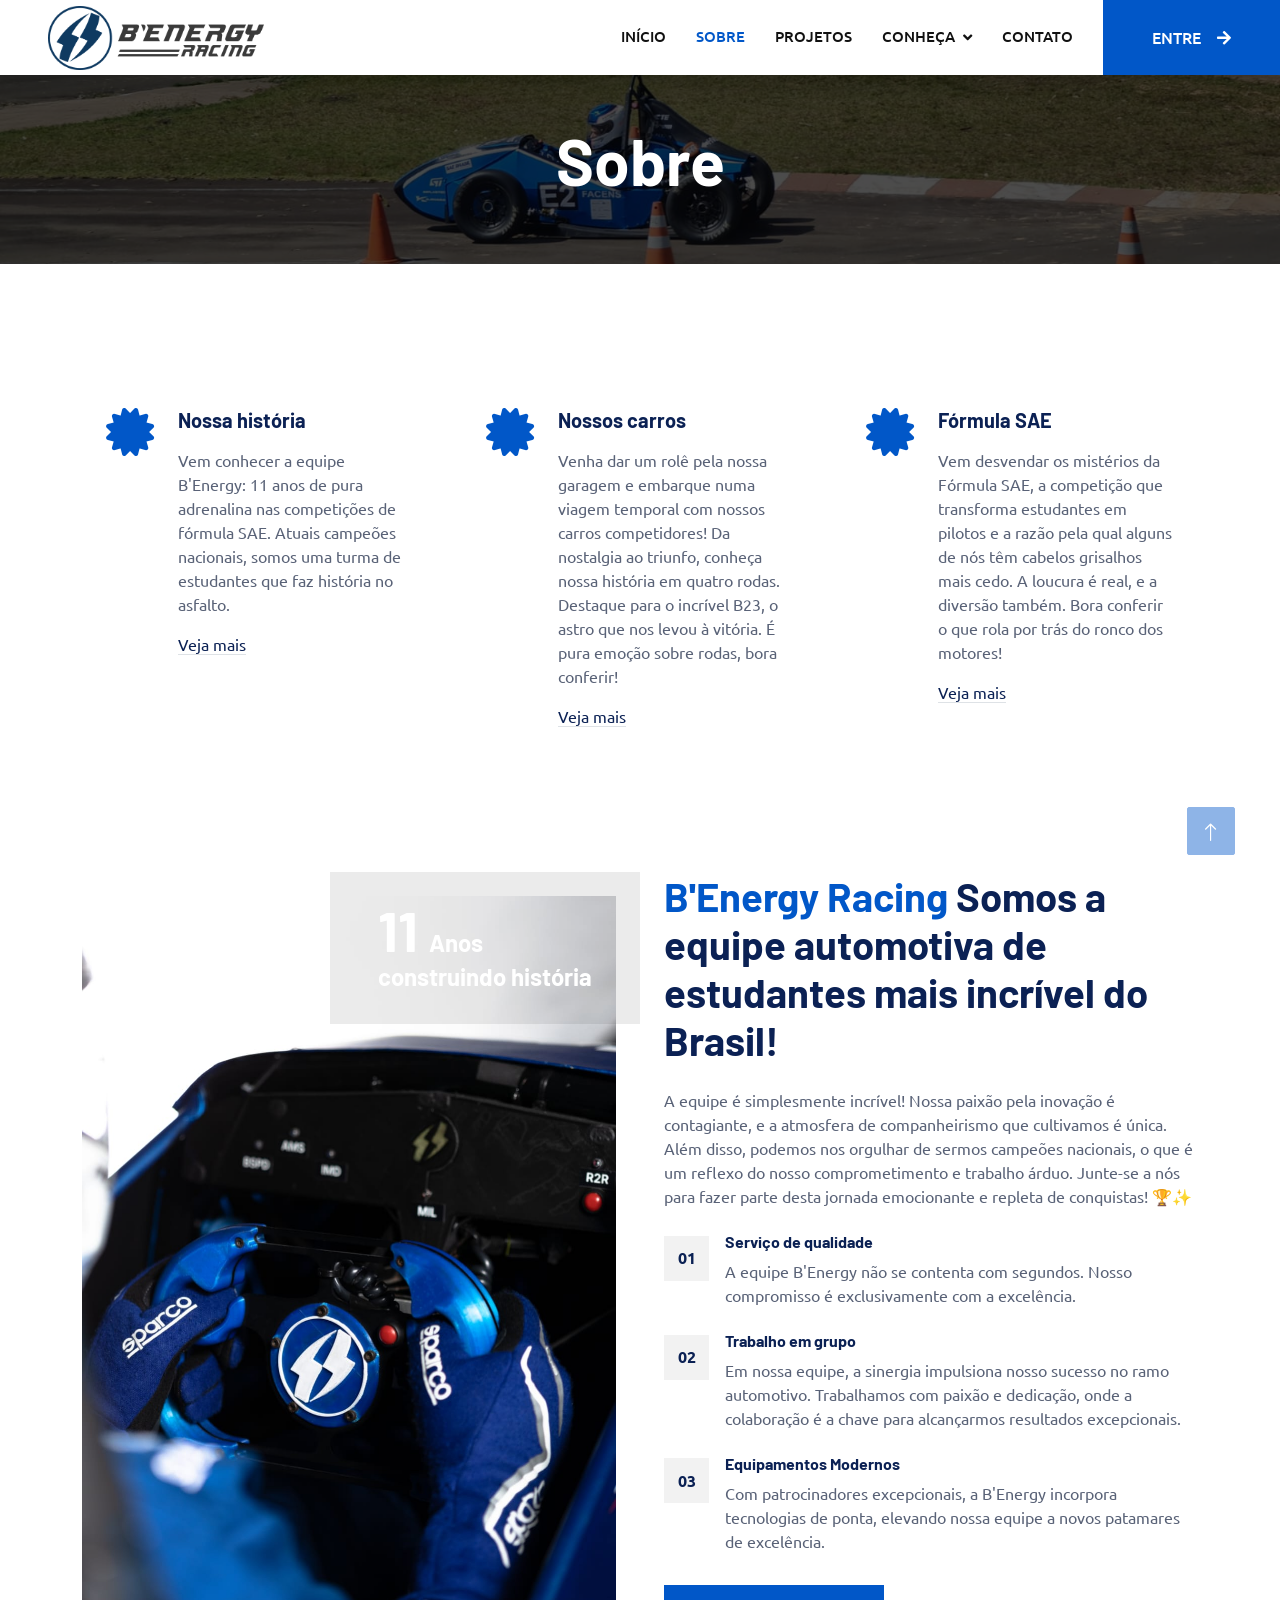
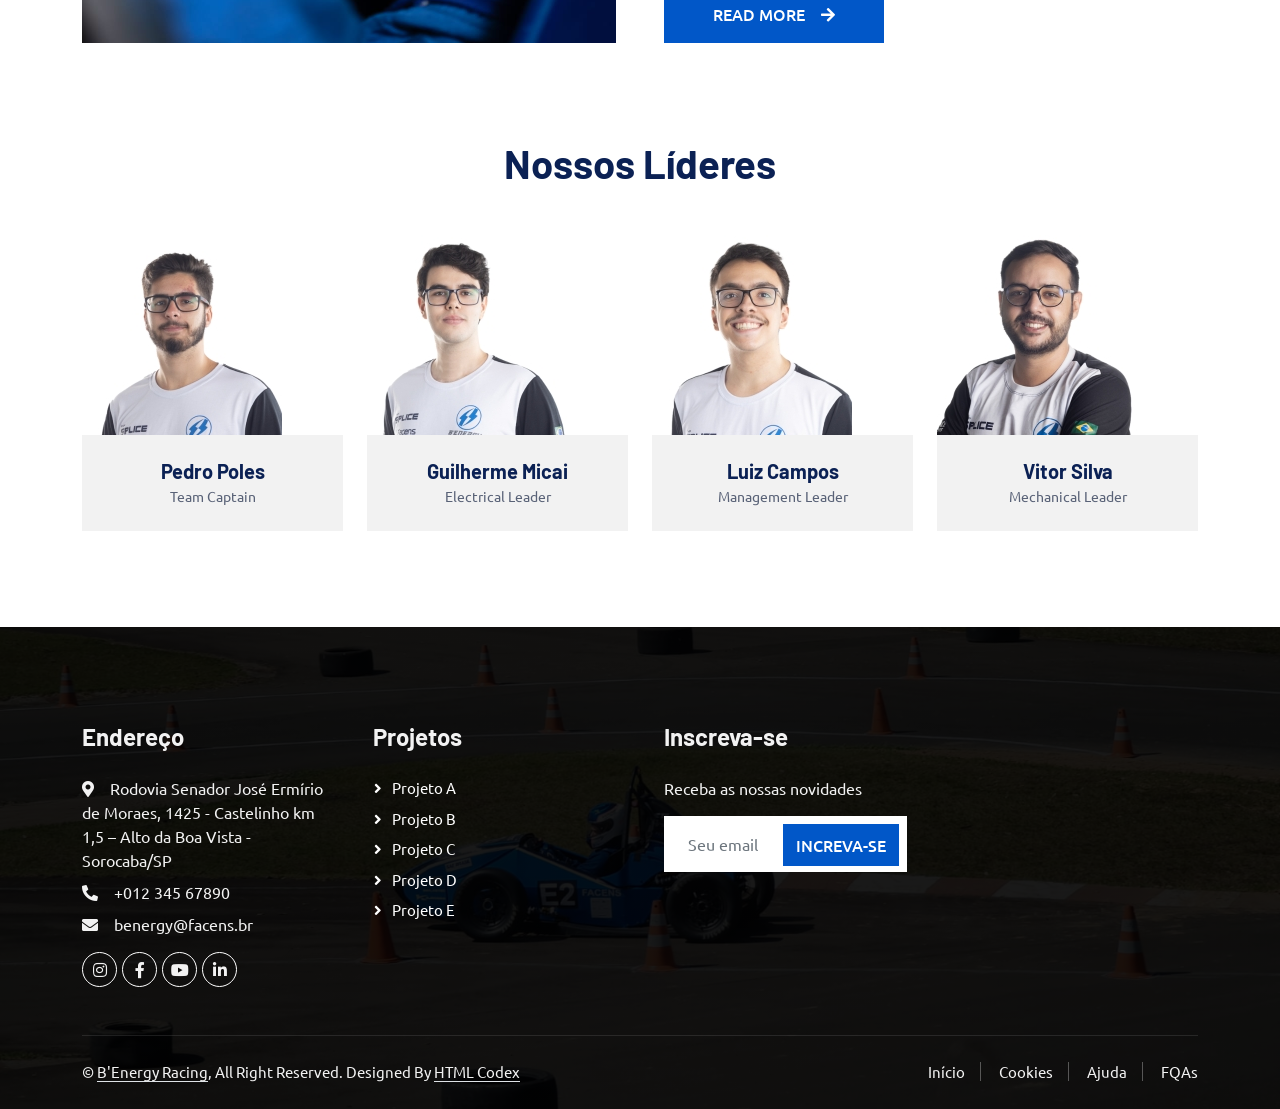
<file: about.html>
<!DOCTYPE html>
<html lang="en">

<head>
    <meta charset="utf-8">
    <title>B'Energy Racing</title>
    <meta content="width=device-width, initial-scale=1.0" name="viewport">
    <meta content="" name="keywords">
    <meta content="" name="description">

    <!-- Favicon -->
    <link href="img/favicon.ico" rel="icon">

    <!-- Google Web Fonts -->
    <link rel="preconnect" href="https://fonts.googleapis.com">
    <link rel="preconnect" href="https://fonts.gstatic.com" crossorigin>
    <link href="https://fonts.googleapis.com/css2?family=Barlow:wght@600;700&family=Ubuntu:wght@400;500&display=swap" rel="stylesheet"> 

    <!-- Icon Font Stylesheet -->
    <link href="https://cdnjs.cloudflare.com/ajax/libs/font-awesome/5.10.0/css/all.min.css" rel="stylesheet">
    <link href="https://cdn.jsdelivr.net/npm/bootstrap-icons@1.4.1/font/bootstrap-icons.css" rel="stylesheet">

    <!-- Libraries Stylesheet -->
    <link href="lib/animate/animate.min.css" rel="stylesheet">
    <link href="lib/owlcarousel/assets/owl.carousel.min.css" rel="stylesheet">
    <link href="lib/tempusdominus/css/tempusdominus-bootstrap-4.min.css" rel="stylesheet" />

    <!-- Customized Bootstrap Stylesheet -->
    <link href="css/bootstrap.min.css" rel="stylesheet">

    <!-- Template Stylesheet -->
    <link href="css/style.css" rel="stylesheet">
</head>

<body>
    <!-- Spinner Start -->
    <div id="spinner" class="show bg-white position-fixed translate-middle w-100 vh-100 top-50 start-50 d-flex align-items-center justify-content-center">
        <div class="spinner-border text-primary" style="width: 3rem; height: 3rem;" role="status">
            <span class="sr-only">Loading...</span>
        </div>
    </div>
    <!-- Spinner End -->


    <!-- Topbar Start
    <div class="container-fluid bg-light p-0">
        <div class="row gx-0 d-none d-lg-flex">
            <div class="col-lg-7 px-5 text-start">
                <div class="h-100 d-inline-flex align-items-center py-3 me-4">
                    <small class="fa fa-map-marker-alt text-primary me-2"></small>
                    <small>123 Street, New York, USA</small>
                </div>
                <div class="h-100 d-inline-flex align-items-center py-3">
                    <small class="far fa-clock text-primary me-2"></small>
                    <small>Mon - Fri : 09.00 AM - 09.00 PM</small>
                </div>
            </div>
            <div class="col-lg-5 px-5 text-end">
                <div class="h-100 d-inline-flex align-items-center py-3 me-4">
                    <small class="fa fa-phone-alt text-primary me-2"></small>
                    <small>+012 345 6789</small>
                </div>
                <div class="h-100 d-inline-flex align-items-center">
                    <a class="btn btn-sm-square bg-white text-primary me-1" href=""><i class="fab fa-facebook-f"></i></a>
                    <a class="btn btn-sm-square bg-white text-primary me-1" href=""><i class="fab fa-twitter"></i></a>
                    <a class="btn btn-sm-square bg-white text-primary me-1" href=""><i class="fab fa-linkedin-in"></i></a>
                    <a class="btn btn-sm-square bg-white text-primary me-0" href=""><i class="fab fa-instagram"></i></a>
                </div>
            </div>
        </div>
    </div> -->
    <!-- Topbar End -->


    <!-- Navbar Start -->
    <nav class="navbar navbar-expand-lg bg-white navbar-light shadow sticky-top p-0">
        <a href="index.html" class="navbar-brand d-flex align-items-center px-4 px-lg-5">
            <!-- <h2 class="m-0 text-primary"><i class="fa fa-car me-3"></i>B'Energy Racing</h2> -->
            <img class="logo" src="img/layer1.png" />
        </a>
        <button type="button" class="navbar-toggler me-4" data-bs-toggle="collapse" data-bs-target="#navbarCollapse">
            <span class="navbar-toggler-icon"></span>
        </button>
        <div class="collapse navbar-collapse" id="navbarCollapse">
            <div class="navbar-nav ms-auto p-4 p-lg-0">
                <a href="index.html" class="nav-item nav-link">Início</a>
                <a href="about.html" class="nav-item nav-link active">Sobre</a>
                <a href="service.html" class="nav-item nav-link">Projetos</a>
                <div class="nav-item dropdown">
                    <a href="#" class="nav-link dropdown-toggle" data-bs-toggle="dropdown">Conheça</a>
                    <div class="dropdown-menu fade-up m-0">
                        <a href="booking.html" class="dropdown-item">Notícias</a>
                        <a href="team.html" class="dropdown-item">Equipe</a>
                        <a href="testimonial.html" class="dropdown-item">Patrocínio</a>
                        <a href="404.html" class="dropdown-item">404 Page</a>
                    </div>
                </div>
                <a href="contact.html" class="nav-item nav-link">Contato</a>
            </div>
            <a href="" class="btn btn-primary py-4 px-lg-5 d-none d-lg-block">Entre<i class="fa fa-arrow-right ms-3"></i></a>
        </div>
    </nav>
    <!-- Navbar End -->


    <!-- Page Header Start -->
    <div class="container-fluid page-header mb-5 p-0" style="background-image: url(img/carousel-bg-1.jpg);">
        <div class="container-fluid page-header-inner py-5">
            <div class="container text-center">
                <h1 class="display-3 text-white mb-3 animated slideInDown">Sobre</h1>
                <nav aria-label="breadcrumb">
                    <!-- <ol class="breadcrumb justify-content-center text-uppercase">
                        <li class="breadcrumb-item"><a href="#">Início</a></li>
                        <li class="breadcrumb-item"><a href="#">Conheça</a></li>
                        <li class="breadcrumb-item text-white active" aria-current="page">Sobre</li>
                    </ol> -->
                </nav>
            </div>
        </div>
    </div>
    <!-- Page Header End -->


    <!-- Service Start -->
    <div class="container-xxl py-5">
        <div class="container">
            <div class="row g-4">
                <div class="col-lg-4 col-md-6 wow fadeInUp" data-wow-delay="0.1s">
                    <div class="d-flex py-5 px-4">
                        <i class="fa fa-certificate fa-3x text-primary flex-shrink-0"></i>
                        <div class="ps-4">
                            <h5 class="mb-3">Nossa história</h5>
                            <p>Vem conhecer a equipe B'Energy: 11 anos de pura adrenalina nas competições de fórmula SAE. Atuais campeões nacionais, somos uma turma de estudantes que faz história no asfalto. </p>
                            <a class="text-secondary border-bottom" href="">Veja mais</a>
                        </div>
                    </div>
                </div>
                <div class="col-lg-4 col-md-6 wow fadeInUp" data-wow-delay="0.3s">
                    <div class="d-flex py-5 px-4">
                        <i class="fa fa-certificate fa-3x text-primary flex-shrink-0"></i>
                        <div class="ps-4">
                            <h5 class="mb-3">Nossos carros</h5>
                            <p>Venha dar um rolê pela nossa garagem e embarque numa viagem temporal com nossos carros competidores! Da nostalgia ao triunfo, conheça nossa história em quatro rodas. Destaque para o incrível B23, o astro que nos levou à vitória. É pura emoção sobre rodas, bora conferir!</p>
                            <a class="text-secondary border-bottom" href="">Veja mais</a>
                        </div>
                    </div>
                </div>
                <div class="col-lg-4 col-md-6 wow fadeInUp" data-wow-delay="0.5s">
                    <div class="d-flex py-5 px-4">
                        <i class="fa fa-certificate fa-3x text-primary flex-shrink-0"></i>
                        <div class="ps-4">
                            <h5 class="mb-3">Fórmula SAE</h5>
                            <p>Vem desvendar os mistérios da Fórmula SAE, a competição que transforma estudantes em pilotos e a razão pela qual alguns de nós têm cabelos grisalhos mais cedo. A loucura é real, e a diversão também. Bora conferir o que rola por trás do ronco dos motores!</p>
                            <a class="text-secondary border-bottom" href="">Veja mais</a>
                        </div>
                    </div>
                </div>
            </div>
        </div>
    </div>
    <!-- Service End -->


    <!-- About Start -->
    <div class="container-xxl py-5">
        <div class="container">
            <div class="row g-5">
                <div class="col-lg-6 pt-4" style="min-height: 400px;">
                    <div class="position-relative h-100 wow fadeIn" data-wow-delay="0.1s">
                        <img class="position-absolute img-fluid w-100 h-100" src="img/about.jpg" style="object-fit: cover;" alt="">
                        <div class="position-absolute top-0 end-0 mt-n4 me-n4 py-4 px-5" style="background: rgba(0, 0, 0, .08);">
                            <h1 class="display-4 text-white mb-0">11 <span class="fs-4"> Anos</span></h1>
                            <h4 class="text-white">construindo história</h4>
                        </div>
                    </div>
                </div>
                <div class="col-lg-6">
                    <!-- <h6 class="text-primary text-uppercase">// Sobre //</h6> -->
                    <h1 class="mb-4"><span class="text-primary">B'Energy Racing</span> Somos a equipe automotiva de estudantes mais incrível do Brasil! </h1>
                    <p class="mb-4">A equipe é simplesmente incrível! Nossa paixão pela inovação é contagiante, e a atmosfera de companheirismo que cultivamos é única. Além disso, podemos nos orgulhar de sermos campeões nacionais, o que é um reflexo do nosso comprometimento e trabalho árduo. Junte-se a nós para fazer parte desta jornada emocionante e repleta de conquistas! 🏆✨</p>
                    <div class="row g-4 mb-3 pb-3">
                        <div class="col-12 wow fadeIn" data-wow-delay="0.1s">
                            <div class="d-flex">
                                <div class="bg-light d-flex flex-shrink-0 align-items-center justify-content-center mt-1" style="width: 45px; height: 45px;">
                                    <span class="fw-bold text-secondary">01</span>
                                </div>
                                <div class="ps-3">
                                    <h6>Serviço de qualidade</h6>
                                    <span>A equipe B'Energy não se contenta com segundos. Nosso compromisso é exclusivamente com a excelência.</span>
                                </div>
                            </div>
                        </div>
                        <div class="col-12 wow fadeIn" data-wow-delay="0.3s">
                            <div class="d-flex">
                                <div class="bg-light d-flex flex-shrink-0 align-items-center justify-content-center mt-1" style="width: 45px; height: 45px;">
                                    <span class="fw-bold text-secondary">02</span>
                                </div>
                                <div class="ps-3">
                                    <h6>Trabalho em grupo</h6>
                                    <span>Em nossa equipe, a sinergia impulsiona nosso sucesso no ramo automotivo. Trabalhamos com paixão e dedicação, onde a colaboração é a chave para alcançarmos resultados excepcionais.</span>
                                </div>
                            </div>
                        </div>
                        <div class="col-12 wow fadeIn" data-wow-delay="0.5s">
                            <div class="d-flex">
                                <div class="bg-light d-flex flex-shrink-0 align-items-center justify-content-center mt-1" style="width: 45px; height: 45px;">
                                    <span class="fw-bold text-secondary">03</span>
                                </div>
                                <div class="ps-3">
                                    <h6>Equipamentos Modernos</h6>
                                    <span>Com patrocinadores excepcionais, a B'Energy incorpora tecnologias de ponta, elevando nossa equipe a novos patamares de excelência.</span>
                                </div>
                            </div>
                        </div>
                    </div>
                    <a href="" class="btn btn-primary py-3 px-5">Read More<i class="fa fa-arrow-right ms-3"></i></a>
                </div>
            </div>
        </div>
    </div>
    <!-- About End -->


    <!-- Fact Start -->
    <!-- <div class="container-fluid fact bg-dark my-5 py-5">
        <div class="container">
            <div class="row g-4">
                <div class="col-md-6 col-lg-3 text-center wow fadeIn" data-wow-delay="0.1s">
                    <i class="fa fa-check fa-2x text-white mb-3"></i>
                    <h2 class="text-white mb-2" data-toggle="counter-up">1234</h2>
                    <p class="text-white mb-0">Years Experience</p>
                </div>
                <div class="col-md-6 col-lg-3 text-center wow fadeIn" data-wow-delay="0.3s">
                    <i class="fa fa-users-cog fa-2x text-white mb-3"></i>
                    <h2 class="text-white mb-2" data-toggle="counter-up">1234</h2>
                    <p class="text-white mb-0">Expert Equipe</p>
                </div>
                <div class="col-md-6 col-lg-3 text-center wow fadeIn" data-wow-delay="0.5s">
                    <i class="fa fa-users fa-2x text-white mb-3"></i>
                    <h2 class="text-white mb-2" data-toggle="counter-up">1234</h2>
                    <p class="text-white mb-0">Satisfied Clients</p>
                </div>
                <div class="col-md-6 col-lg-3 text-center wow fadeIn" data-wow-delay="0.7s">
                    <i class="fa fa-car fa-2x text-white mb-3"></i>
                    <h2 class="text-white mb-2" data-toggle="counter-up">1234</h2>
                    <p class="text-white mb-0">Compleate Projects</p>
                </div>
            </div>
        </div>
    </div> -->
    <!-- Fact End -->


    <!-- Team Start -->
    <div class="container-xxl py-5">
        <div class="container">
            <div class="text-center wow fadeInUp" data-wow-delay="0.1s">
                <!-- <h6 class="text-primary text-uppercase">// Our Equipe //</h6> -->
                <h1 class="mb-5">Nossos Líderes</h1>
            </div>
            <div class="row g-4">
                <div class="col-lg-3 col-md-6 wow fadeInUp" data-wow-delay="0.1s">
                    <div class="team-item">
                        <div class="position-relative overflow-hidden">
                            <img class="img-fluid" src="img/team-1.jpg" alt="">
                            <div class="team-overlay position-absolute start-0 top-0 w-100 h-100">
                                <a class="btn btn-square mx-1" href=""><i class="fab fa-facebook-f"></i></a>
                                <a class="btn btn-square mx-1" href=""><i class="fab fa-twitter"></i></a>
                                <a class="btn btn-square mx-1" href=""><i class="fab fa-instagram"></i></a>
                            </div>
                        </div>
                        <div class="bg-light text-center p-4">
                            <h5 class="fw-bold mb-0">Pedro Poles</h5>
                            <small>Team Captain</small>
                        </div>
                    </div>
                </div>
                <div class="col-lg-3 col-md-6 wow fadeInUp" data-wow-delay="0.3s">
                    <div class="team-item">
                        <div class="position-relative overflow-hidden">
                            <img class="img-fluid" src="img/team-2.jpg" alt="">
                            <div class="team-overlay position-absolute start-0 top-0 w-100 h-100">
                                <a class="btn btn-square mx-1" href=""><i class="fab fa-facebook-f"></i></a>
                                <a class="btn btn-square mx-1" href=""><i class="fab fa-twitter"></i></a>
                                <a class="btn btn-square mx-1" href=""><i class="fab fa-instagram"></i></a>
                            </div>
                        </div>
                        <div class="bg-light text-center p-4">
                            <h5 class="fw-bold mb-0">Guilherme Micai</h5>
                            <small>Electrical Leader</small>
                        </div>
                    </div>
                </div>
                <div class="col-lg-3 col-md-6 wow fadeInUp" data-wow-delay="0.5s">
                    <div class="team-item">
                        <div class="position-relative overflow-hidden">
                            <img class="img-fluid" src="img/team-3.jpg" alt="">
                            <div class="team-overlay position-absolute start-0 top-0 w-100 h-100">
                                <a class="btn btn-square mx-1" href=""><i class="fab fa-facebook-f"></i></a>
                                <a class="btn btn-square mx-1" href=""><i class="fab fa-twitter"></i></a>
                                <a class="btn btn-square mx-1" href=""><i class="fab fa-instagram"></i></a>
                            </div>
                        </div>
                        <div class="bg-light text-center p-4">
                            <h5 class="fw-bold mb-0">Luiz Campos</h5>
                            <small>Management Leader</small>
                        </div>
                    </div>
                </div>
                <div class="col-lg-3 col-md-6 wow fadeInUp" data-wow-delay="0.7s">
                    <div class="team-item">
                        <div class="position-relative overflow-hidden">
                            <img class="img-fluid" src="img/team-4.jpg" alt="">
                            <div class="team-overlay position-absolute start-0 top-0 w-100 h-100">
                                <a class="btn btn-square mx-1" href=""><i class="fab fa-facebook-f"></i></a>
                                <a class="btn btn-square mx-1" href=""><i class="fab fa-twitter"></i></a>
                                <a class="btn btn-square mx-1" href=""><i class="fab fa-instagram"></i></a>
                            </div>
                        </div>
                        <div class="bg-light text-center p-4">
                            <h5 class="fw-bold mb-0">Vitor Silva</h5>
                            <small>Mechanical Leader</small>
                        </div>
                    </div>
                </div>
            </div>
        </div>
    </div>
    <!-- Team End -->
        

    <!-- Footer Start -->
    <div class="container-fluid bg-dark text-light footer pt-5 mt-5 wow fadeIn" data-wow-delay="0.1s">
        <div class="container py-5">
            <div class="row g-5">
                <div class="col-lg-3 col-md-6">
                    <h4 class="text-light mb-4">Endereço</h4>
                    <p class="mb-2"><i class="fa fa-map-marker-alt me-3"></i>Rodovia Senador José Ermírio de Moraes, 1425 - Castelinho km 1,5 – Alto da Boa Vista - Sorocaba/SP</p>
                    <p class="mb-2"><i class="fa fa-phone-alt me-3"></i>+012 345 67890</p>
                    <p class="mb-2"><i class="fa fa-envelope me-3"></i>benergy@facens.br</p>
                    <div class="d-flex pt-2">
                        <a class="btn btn-outline-light btn-social" href="https://www.instagram.com/benergyracing/"><i class="fab fa-instagram"></i></a>
                        <a class="btn btn-outline-light btn-social" href="https://www.facebook.com/BEnergyRacing/?locale=pt_BR"><i class="fab fa-facebook-f"></i></a>
                        <a class="btn btn-outline-light btn-social" href="https://www.youtube.com/channel/UC9jOWyjoEnVt5QTSdcgeMsw"><i class="fab fa-youtube"></i></a>
                        <a class="btn btn-outline-light btn-social" href="https://br.linkedin.com/company/benergyracing"><i class="fab fa-linkedin-in"></i></a>
                    </div>
                </div>
                <!-- <div class="col-lg-3 col-md-6">
                    <h4 class="text-light mb-4">Opening Hours</h4>
                    <h6 class="text-light">Monday - Friday:</h6>
                    <p class="mb-4">09.00 AM - 09.00 PM</p>
                    <h6 class="text-light">Saturday - Sunday:</h6>
                    <p class="mb-0">09.00 AM - 12.00 PM</p>
                </div> -->
                <div class="col-lg-3 col-md-6">
                    <h4 class="text-light mb-4">Projetos</h4>
                    <a class="btn btn-link" href="">Projeto A</a>
                    <a class="btn btn-link" href="">Projeto B</a>
                    <a class="btn btn-link" href="">Projeto C</a>
                    <a class="btn btn-link" href="">Projeto D</a>
                    <a class="btn btn-link" href="">Projeto E</a>
                </div>
                <div class="col-lg-3 col-md-6">
                    <h4 class="text-light mb-4">Inscreva-se</h4>
                    <p>Receba as nossas novidades</p>
                    <div class="position-relative mx-auto" style="max-width: 400px;">
                        <input class="form-control border-0 w-100 py-3 ps-4 pe-5" type="text" placeholder="Seu email">
                        <button type="button" class="btn btn-primary py-2 position-absolute top-0 end-0 mt-2 me-2">Increva-se</button>
                    </div>
                </div>
            </div>
        </div>
        <div class="container">
            <div class="copyright">
                <div class="row">
                    <div class="col-md-6 text-center text-md-start mb-3 mb-md-0">
                        &copy; <a class="border-bottom" href="#">B'Energy Racing</a>, All Right Reserved.

                        <!--/*** This template is free as long as you keep the footer author’s credit link/attribution link/backlink. If you'd like to use the template without the footer author’s credit link/attribution link/backlink, you can purchase the Credit Removal License from "https://htmlcodex.com/credit-removal". Thank you for your support. ***/-->
                        Designed By <a class="border-bottom" href="https://htmlcodex.com">HTML Codex</a>
                    </div>
                    <div class="col-md-6 text-center text-md-end">
                        <div class="footer-menu">
                            <a href="">Início</a>
                            <a href="">Cookies</a>
                            <a href="">Ajuda</a>
                            <a href="">FQAs</a>
                        </div>
                    </div>
                </div>
            </div>
        </div>
    </div>
    <!-- Footer End -->


    <!-- Back to Top -->
    <a href="#" class="btn btn-lg btn-primary btn-lg-square back-to-top"><i class="bi bi-arrow-up"></i></a>


    <!-- JavaScript Libraries -->
    <script src="https://code.jquery.com/jquery-3.4.1.min.js"></script>
    <script src="https://cdn.jsdelivr.net/npm/bootstrap@5.0.0/dist/js/bootstrap.bundle.min.js"></script>
    <script src="lib/wow/wow.min.js"></script>
    <script src="lib/easing/easing.min.js"></script>
    <script src="lib/waypoints/waypoints.min.js"></script>
    <script src="lib/counterup/counterup.min.js"></script>
    <script src="lib/owlcarousel/owl.carousel.min.js"></script>
    <script src="lib/tempusdominus/js/moment.min.js"></script>
    <script src="lib/tempusdominus/js/moment-timezone.min.js"></script>
    <script src="lib/tempusdominus/js/tempusdominus-bootstrap-4.min.js"></script>

    <!-- Template Javascript -->
    <script src="js/main.js"></script>
</body>

</html>
</file>
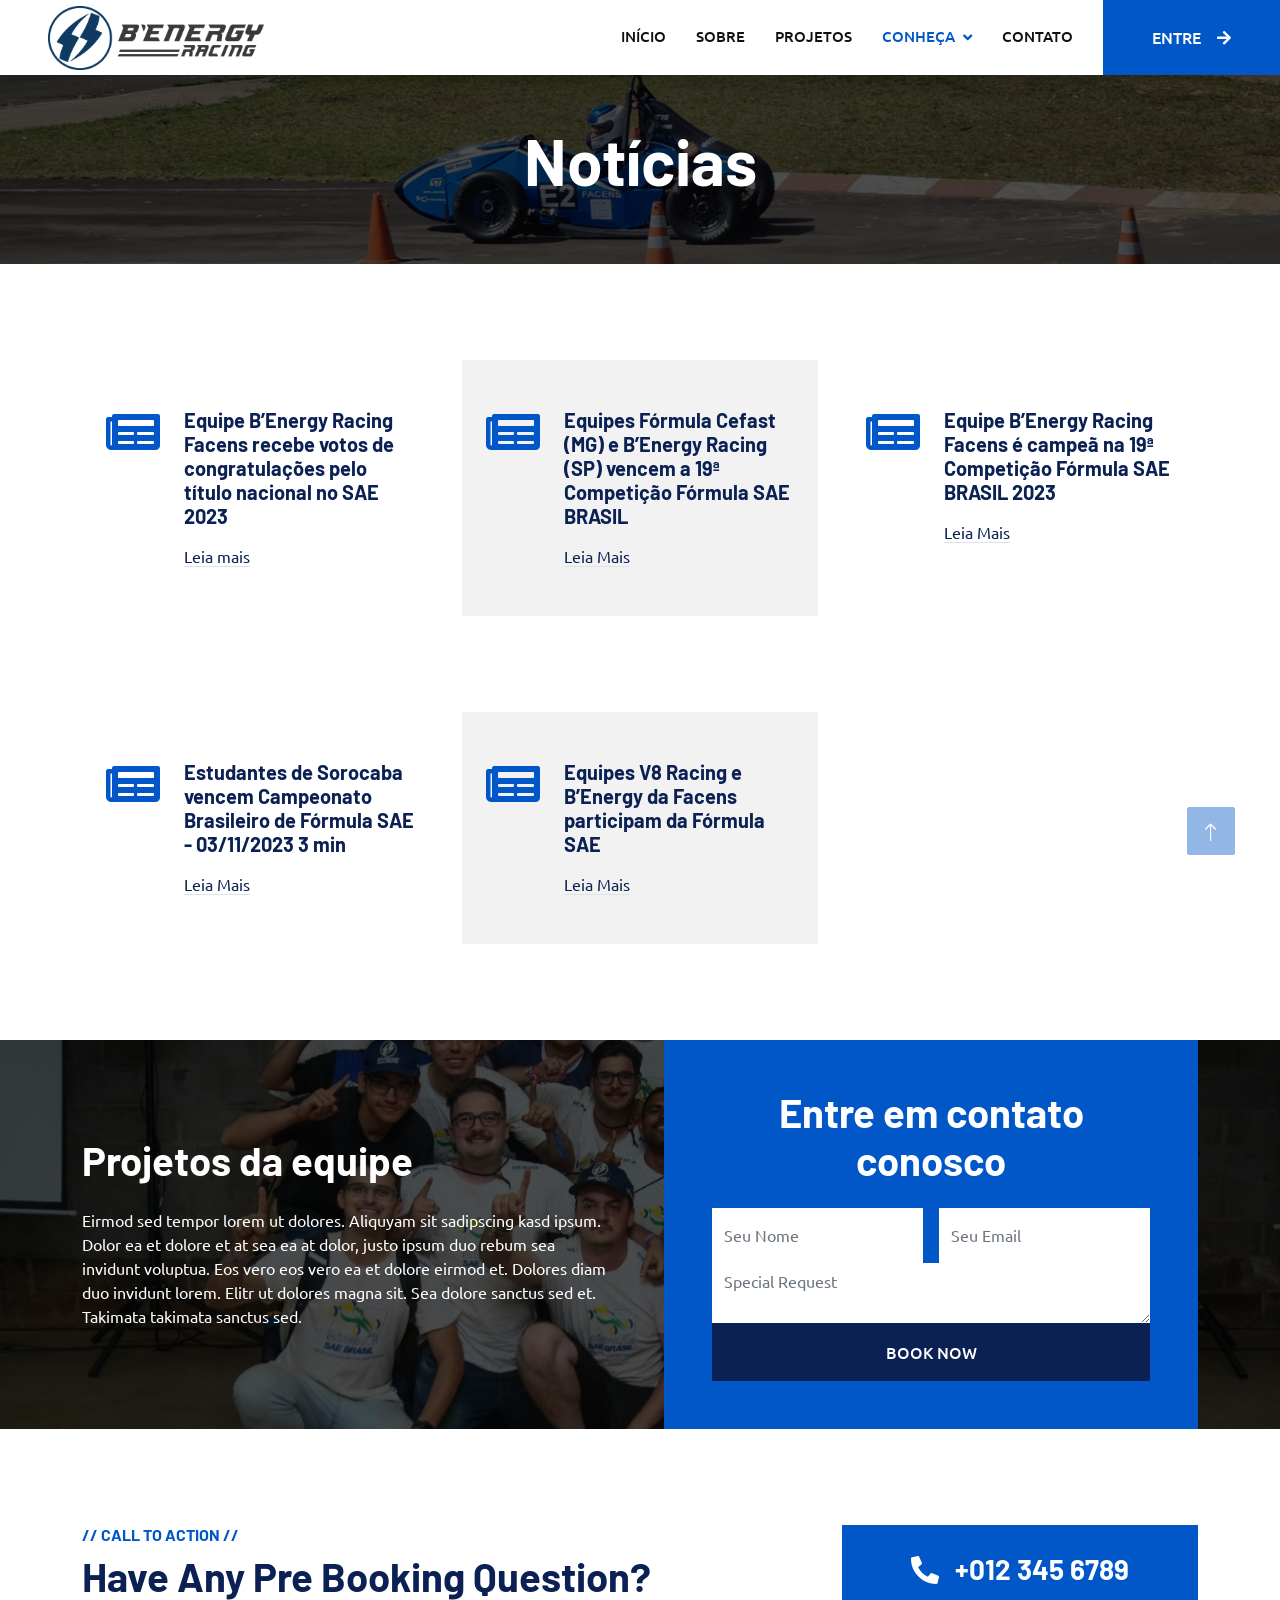
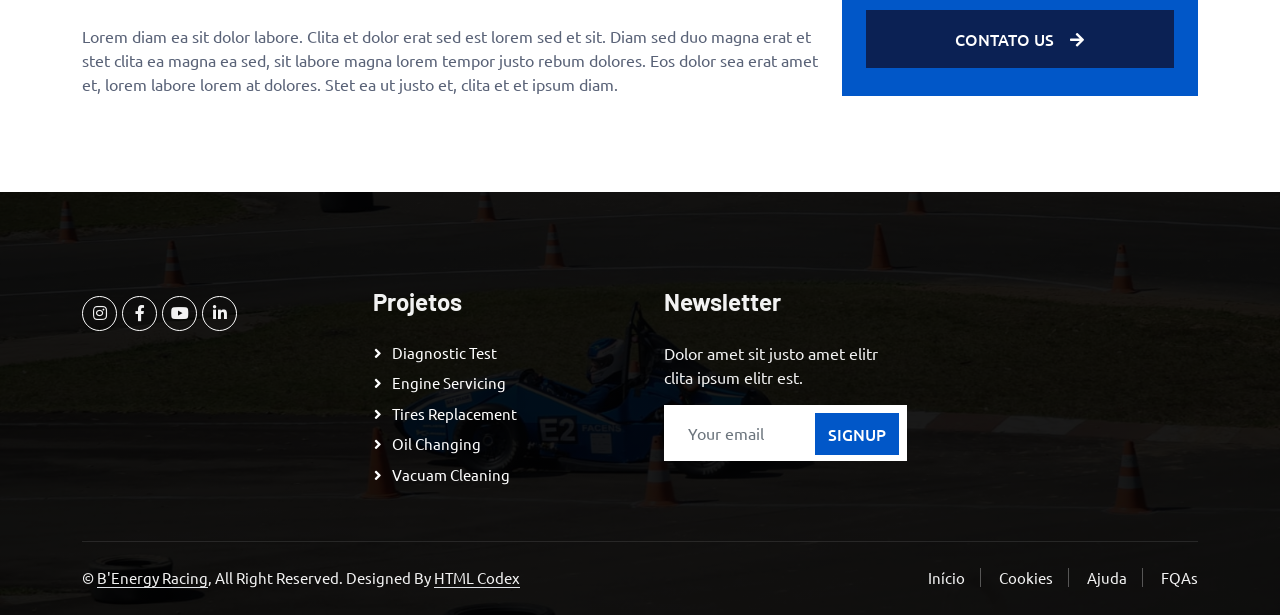
<file: booking.html>
<!DOCTYPE html>
<html lang="en">

<head>
    <meta charset="utf-8">
    <title>B'Energy Racing</title>
    <meta content="width=device-width, initial-scale=1.0" name="viewport">
    <meta content="" name="keywords">
    <meta content="" name="description">

    <!-- Favicon -->
    <link href="img/favicon.ico" rel="icon">

    <!-- Google Web Fonts -->
    <link rel="preconnect" href="https://fonts.googleapis.com">
    <link rel="preconnect" href="https://fonts.gstatic.com" crossorigin>
    <link href="https://fonts.googleapis.com/css2?family=Barlow:wght@600;700&family=Ubuntu:wght@400;500&display=swap" rel="stylesheet"> 

    <!-- Icon Font Stylesheet -->
    <link href="https://cdnjs.cloudflare.com/ajax/libs/font-awesome/5.10.0/css/all.min.css" rel="stylesheet">
    <link href="https://cdn.jsdelivr.net/npm/bootstrap-icons@1.4.1/font/bootstrap-icons.css" rel="stylesheet">

    <!-- Libraries Stylesheet -->
    <link href="lib/animate/animate.min.css" rel="stylesheet">
    <link href="lib/owlcarousel/assets/owl.carousel.min.css" rel="stylesheet">
    <link href="lib/tempusdominus/css/tempusdominus-bootstrap-4.min.css" rel="stylesheet" />

    <!-- Customized Bootstrap Stylesheet -->
    <link href="css/bootstrap.min.css" rel="stylesheet">

    <!-- Template Stylesheet -->
    <link href="css/style.css" rel="stylesheet">
</head>

<body>
    <!-- Spinner Start -->
    <div id="spinner" class="show bg-white position-fixed translate-middle w-100 vh-100 top-50 start-50 d-flex align-items-center justify-content-center">
        <div class="spinner-border text-primary" style="width: 3rem; height: 3rem;" role="status">
            <span class="sr-only">Loading...</span>
        </div>
    </div>
    <!-- Spinner End -->


    <!-- Topbar Start -->
    <!-- <div class="container-fluid bg-light p-0">
        <div class="row gx-0 d-none d-lg-flex">
            <div class="col-lg-7 px-5 text-start">
                <div class="h-100 d-inline-flex align-items-center py-3 me-4">
                    <small class="fa fa-map-marker-alt text-primary me-2"></small>
                    <small>123 Street, New York, USA</small>
                </div>
                <div class="h-100 d-inline-flex align-items-center py-3">
                    <small class="far fa-clock text-primary me-2"></small>
                    <small>Mon - Fri : 09.00 AM - 09.00 PM</small>
                </div>
            </div>
            <div class="col-lg-5 px-5 text-end">
                <div class="h-100 d-inline-flex align-items-center py-3 me-4">
                    <small class="fa fa-phone-alt text-primary me-2"></small>
                    <small>+012 345 6789</small>
                </div>
                <div class="h-100 d-inline-flex align-items-center">
                    <a class="btn btn-sm-square bg-white text-primary me-1" href=""><i class="fab fa-facebook-f"></i></a>
                    <a class="btn btn-sm-square bg-white text-primary me-1" href=""><i class="fab fa-twitter"></i></a>
                    <a class="btn btn-sm-square bg-white text-primary me-1" href=""><i class="fab fa-linkedin-in"></i></a>
                    <a class="btn btn-sm-square bg-white text-primary me-0" href=""><i class="fab fa-instagram"></i></a>
                </div>
            </div>
        </div>
    </div> -->
    <!-- Topbar End -->


    <!-- Navbar Start -->
    <nav class="navbar navbar-expand-lg bg-white navbar-light shadow sticky-top p-0">
        <a href="index.html" class="navbar-brand d-flex align-items-center px-4 px-lg-5">
            <!-- <h2 class="m-0 text-primary"><i class="fa fa-car me-3"></i>B'Energy Racing</h2> -->
            <img class="logo" src="img/layer1.png" />
        </a>
        <button type="button" class="navbar-toggler me-4" data-bs-toggle="collapse" data-bs-target="#navbarCollapse">
            <span class="navbar-toggler-icon"></span>
        </button>
        <div class="collapse navbar-collapse" id="navbarCollapse">
            <div class="navbar-nav ms-auto p-4 p-lg-0">
                <a href="index.html" class="nav-item nav-link">Início</a>
                <a href="about.html" class="nav-item nav-link">Sobre</a>
                <a href="service.html" class="nav-item nav-link">Projetos</a>
                <div class="nav-item dropdown">
                    <a href="#" class="nav-link dropdown-toggle active" data-bs-toggle="dropdown">Conheça</a>
                    <div class="dropdown-menu fade-up m-0">
                        <a href="booking.html" class="dropdown-item active">Notícias</a>
                        <a href="team.html" class="dropdown-item">Equipe</a>
                        <a href="testimonial.html" class="dropdown-item">Patrocinadores</a>
                        <a href="404.html" class="dropdown-item">404 Page</a>
                    </div>
                </div>
                <a href="contact.html" class="nav-item nav-link">Contato</a>
            </div>
            <a href="" class="btn btn-primary py-4 px-lg-5 d-none d-lg-block">Entre<i class="fa fa-arrow-right ms-3"></i></a>
        </div>
    </nav>
    <!-- Navbar End -->


    <!-- Page Header Start -->
    <div class="container-fluid page-header mb-5 p-0" style="background-image: url(img/carousel-bg-1.jpg);">
        <div class="container-fluid page-header-inner py-5">
            <div class="container text-center">
                <h1 class="display-3 text-white mb-3 animated slideInDown">Notícias</h1>
                <nav aria-label="breadcrumb">
                    <!-- <ol class="breadcrumb justify-content-center text-uppercase">
                        <li class="breadcrumb-item"><a href="#">Início</a></li>
                        <li class="breadcrumb-item"><a href="#">Conheça</a></li>
                        <li class="breadcrumb-item text-white active" aria-current="page">Notícias</li>
                    </ol> -->
                </nav>
            </div>
        </div>
    </div>
    <!-- Page Header End -->


    <!-- Service Start -->
    <div class="container-xxl py-5">
        <div class="container">
            <div class="row g-4">
                <div class="col-lg-4 col-md-6 wow fadeInUp" data-wow-delay="0.1s">
                    <div class="d-flex py-5 px-4">
                        <i class="fa fa-newspaper fa-3x text-primary flex-shrink-0"></i>
                        <div class="ps-4">
                            <h5 class="mb-3">Equipe B’Energy Racing Facens recebe votos de congratulações pelo título nacional no SAE 2023</h5>
                            <!-- <p>Diam dolor diam ipsum sit amet diam et eos erat ipsum</p> -->
                            <a class="text-secondary border-bottom" href="https://blog.facens.br/equipe-benergy-racing-facens-recebe-votos-de-congratulacoes-pelo-titulo-nacional-no-sae-2023/">Leia mais</a>
                        </div>
                    </div>
                </div>
                <div class="col-lg-4 col-md-6 wow fadeInUp" data-wow-delay="0.3s">
                    <div class="d-flex bg-light py-5 px-4">
                        <i class="fa fa-newspaper fa-3x text-primary flex-shrink-0"></i>
                        <div class="ps-4">
                            <h5 class="mb-3">Equipes Fórmula Cefast (MG) e B’Energy Racing (SP) vencem a 19ª Competição Fórmula SAE BRASIL</h5>
                            <!-- <p>Diam dolor diam ipsum sit amet diam et eos erat ipsum</p> -->
                            <a class="text-secondary border-bottom" href="https://saebrasil.org.br/noticias/equipes-formula-cefast-mg-e-benergy-racing-sp-vencem-a-19a-competicao-formula-sae-brasil/">Leia Mais</a>
                        </div>
                    </div>
                </div>
                <div class="col-lg-4 col-md-6 wow fadeInUp" data-wow-delay="0.5s">
                    <div class="d-flex py-5 px-4">
                        <i class="fa fa-newspaper fa-3x text-primary flex-shrink-0"></i>
                        <div class="ps-4">
                            <h5 class="mb-3">Equipe B’Energy Racing Facens é campeã na 19ª Competição Fórmula SAE BRASIL 2023</h5>
                            <!-- <p>Diam dolor diam ipsum sit amet diam et eos erat ipsum</p> -->
                            <a class="text-secondary border-bottom" href="https://blog.facens.br/equipe-benergy-racing-facens-e-campea-na-19a-competicao-formula-sae-brasil-2023/">Leia Mais</a>
                        </div>
                    </div>
                </div>
            </div>
        </div>
    </div>
    <div class="container-xxl py-5">
        <div class="container">
            <div class="row g-4">
                <div class="col-lg-4 col-md-6 wow fadeInUp" data-wow-delay="0.1s">
                    <div class="d-flex py-5 px-4">
                        <i class="fa fa-newspaper fa-3x text-primary flex-shrink-0"></i>
                        <div class="ps-4">
                            <h5 class="mb-3">Estudantes de Sorocaba vencem Campeonato Brasileiro de Fórmula SAE - 03/11/2023
                                3 min</h5>
                            <!-- <p>Diam dolor diam ipsum sit amet diam et eos erat ipsum</p> -->
                            <a class="text-secondary border-bottom" href="https://globoplay.globo.com/v/12085130/">Leia Mais</a>
                        </div>
                    </div>
                </div>
                <div class="col-lg-4 col-md-6 wow fadeInUp" data-wow-delay="0.3s">
                    <div class="d-flex bg-light py-5 px-4">
                        <i class="fa fa-newspaper fa-3x text-primary flex-shrink-0"></i>
                        <div class="ps-4">
                            <h5 class="mb-3">Equipes V8 Racing e B’Energy da Facens participam da Fórmula SAE</h5>
                            <!-- <p>Diam dolor diam ipsum sit amet diam et eos erat ipsum</p> -->
                            <a class="text-secondary border-bottom" href="https://g1.globo.com/sao-paulo/sorocaba-jundiai/especial-publicitario/facens/aqui-tem-engenharia/noticia/2016/11/equipes-v8-racing-e-benergy-da-facens-participam-da-formula-sae.html">Leia Mais</a>
                        </div>
                    </div>
                </div>
                <!-- <div class="col-lg-4 col-md-6 wow fadeInUp" data-wow-delay="0.5s">
                    <div class="d-flex py-5 px-4">
                        <i class="fa fa-tools fa-3x text-primary flex-shrink-0"></i>
                        <div class="ps-4">
                            <h5 class="mb-3">Modern Equipment</h5>
                            <p>Diam dolor diam ipsum sit amet diam et eos erat ipsum</p>
                            <a class="text-secondary border-bottom" href="">Read More</a>
                        </div>
                    </div>
                </div> -->
            </div>
        </div>
    </div>
    <!-- <div class="container-xxl py-5">
        <div class="container">
            <div class="row g-4">
                <div class="col-lg-4 col-md-6 wow fadeInUp" data-wow-delay="0.1s">
                    <div class="d-flex py-5 px-4">
                        <i class="fa fa-certificate fa-3x text-primary flex-shrink-0"></i>
                        <div class="ps-4">
                            <h5 class="mb-3">Quality Servicing</h5>
                            <p>Diam dolor diam ipsum sit amet diam et eos erat ipsum</p>
                            <a class="text-secondary border-bottom" href="">Read More</a>
                        </div>
                    </div>
                </div>
                <div class="col-lg-4 col-md-6 wow fadeInUp" data-wow-delay="0.3s">
                    <div class="d-flex bg-light py-5 px-4">
                        <i class="fa fa-users-cog fa-3x text-primary flex-shrink-0"></i>
                        <div class="ps-4">
                            <h5 class="mb-3">Expert Workers</h5>
                            <p>Diam dolor diam ipsum sit amet diam et eos erat ipsum</p>
                            <a class="text-secondary border-bottom" href="">Read More</a>
                        </div>
                    </div>
                </div>
                <div class="col-lg-4 col-md-6 wow fadeInUp" data-wow-delay="0.5s">
                    <div class="d-flex py-5 px-4">
                        <i class="fa fa-tools fa-3x text-primary flex-shrink-0"></i>
                        <div class="ps-4">
                            <h5 class="mb-3">Modern Equipment</h5>
                            <p>Diam dolor diam ipsum sit amet diam et eos erat ipsum</p>
                            <a class="text-secondary border-bottom" href="">Read More</a>
                        </div>
                    </div>
                </div>
            </div>
        </div>
    </div>
    <div class="container-xxl py-5">
        <div class="container">
            <div class="row g-4">
                <div class="col-lg-4 col-md-6 wow fadeInUp" data-wow-delay="0.1s">
                    <div class="d-flex py-5 px-4">
                        <i class="fa fa-certificate fa-3x text-primary flex-shrink-0"></i>
                        <div class="ps-4">
                            <h5 class="mb-3">Quality Servicing</h5>
                            <p>Diam dolor diam ipsum sit amet diam et eos erat ipsum</p>
                            <a class="text-secondary border-bottom" href="">Read More</a>
                        </div>
                    </div>
                </div>
                <div class="col-lg-4 col-md-6 wow fadeInUp" data-wow-delay="0.3s">
                    <div class="d-flex bg-light py-5 px-4">
                        <i class="fa fa-users-cog fa-3x text-primary flex-shrink-0"></i>
                        <div class="ps-4">
                            <h5 class="mb-3">Expert Workers</h5>
                            <p>Diam dolor diam ipsum sit amet diam et eos erat ipsum</p>
                            <a class="text-secondary border-bottom" href="">Read More</a>
                        </div>
                    </div>
                </div>
                <div class="col-lg-4 col-md-6 wow fadeInUp" data-wow-delay="0.5s">
                    <div class="d-flex py-5 px-4">
                        <i class="fa fa-tools fa-3x text-primary flex-shrink-0"></i>
                        <div class="ps-4">
                            <h5 class="mb-3">Modern Equipment</h5>
                            <p>Diam dolor diam ipsum sit amet diam et eos erat ipsum</p>
                            <a class="text-secondary border-bottom" href="">Read More</a>
                        </div>
                    </div>
                </div>
            </div>
        </div>
    </div> -->
    <!-- Service End -->


    <!-- Booking Start -->
    <div class="container-fluid bg-secondary booking my-5 wow fadeInUp" data-wow-delay="0.1s">
        <div class="container">
            <div class="row gx-5">
                <div class="col-lg-6 py-5">
                    <div class="py-5">
                        <h1 class="text-white mb-4">Projetos da equipe</h1>
                        <p class="text-white mb-0">Eirmod sed tempor lorem ut dolores. Aliquyam sit sadipscing kasd ipsum. Dolor ea et dolore et at sea ea at dolor, justo ipsum duo rebum sea invidunt voluptua. Eos vero eos vero ea et dolore eirmod et. Dolores diam duo invidunt lorem. Elitr ut dolores magna sit. Sea dolore sanctus sed et. Takimata takimata sanctus sed.</p>
                    </div>
                </div>
                <div class="col-lg-6">
                    <div class="bg-primary h-100 d-flex flex-column justify-content-center text-center p-5 wow zoomIn" data-wow-delay="0.6s">
                        <h1 class="text-white mb-4">Entre em contato conosco</h1>
                        <form>
                            <div class="row g-3">
                                <div class="col-12 col-sm-6">
                                    <input type="text" class="form-control border-0" placeholder="Seu Nome" style="height: 55px;">
                                </div>
                                <div class="col-12 col-sm-6">
                                    <input type="email" class="form-control border-0" placeholder="Seu Email" style="height: 55px;">
                                </div>
                                <!-- <div class="col-12 col-sm-6">
                                    <select class="form-select border-0" style="height: 55px;">
                                        <option selected>Select A Service</option>
                                        <option value="1">Service 1</option>
                                        <option value="2">Service 2</option>
                                        <option value="3">Service 3</option>
                                    </select>
                                </div> -->
                                <!-- <div class="col-12 col-sm-6">
                                    <div class="date" id="date1" data-target-input="nearest">
                                        <input type="text"
                                            class="form-control border-0 datetimepicker-input"
                                            placeholder="Service Date" data-target="#date1" data-toggle="datetimepicker" style="height: 55px;">
                                    </div> -->
                                </div>
                                <div class="col-12">
                                    <textarea class="form-control border-0" placeholder="Special Request"></textarea>
                                </div>
                                <div class="col-12">
                                    <button class="btn btn-secondary w-100 py-3" type="submit">Book Now</button>
                                </div>
                            </div>
                        </form>
                    </div>
                </div>
            </div>
        </div>
    </div>
    <!-- Booking End -->


    <!-- Call To Action Start -->
    <div class="container-xxl py-5 wow fadeInUp" data-wow-delay="0.1s">
        <div class="container">
            <div class="row g-4">
                <div class="col-lg-8 col-md-6">
                    <h6 class="text-primary text-uppercase">// Call To Action //</h6>
                    <h1 class="mb-4">Have Any Pre Booking Question?</h1>
                    <p class="mb-0">Lorem diam ea sit dolor labore. Clita et dolor erat sed est lorem sed et sit. Diam sed duo magna erat et stet clita ea magna ea sed, sit labore magna lorem tempor justo rebum dolores. Eos dolor sea erat amet et, lorem labore lorem at dolores. Stet ea ut justo et, clita et et ipsum diam.</p>
                </div>
                <div class="col-lg-4 col-md-6">
                    <div class="bg-primary d-flex flex-column justify-content-center text-center h-100 p-4">
                        <h3 class="text-white mb-4"><i class="fa fa-phone-alt me-3"></i>+012 345 6789</h3>
                        <a href="" class="btn btn-secondary py-3 px-5">Contato Us<i class="fa fa-arrow-right ms-3"></i></a>
                    </div>
                </div>
            </div>
        </div>
    </div>
    <!-- Call To Action End -->


    <!-- Footer Start -->
    <div class="container-fluid bg-dark text-light footer pt-5 mt-5 wow fadeIn" data-wow-delay="0.1s">
        <div class="container py-5">
            <div class="row g-5">
                <div class="col-lg-3 col-md-6">
                    <!-- <h4 class="text-light mb-4">Address</h4>
                    <p class="mb-2"><i class="fa fa-map-marker-alt me-3"></i>123 Street, New York, USA</p>
                    <p class="mb-2"><i class="fa fa-phone-alt me-3"></i>+012 345 67890</p>
                    <p class="mb-2"><i class="fa fa-envelope me-3"></i>info@example.com</p> -->
                    <div class="d-flex pt-2">
                        <a class="btn btn-outline-light btn-social" href=""><i class="fab fa-instagram"></i></a>
                        <a class="btn btn-outline-light btn-social" href=""><i class="fab fa-facebook-f"></i></a>
                        <a class="btn btn-outline-light btn-social" href=""><i class="fab fa-youtube"></i></a>
                        <a class="btn btn-outline-light btn-social" href=""><i class="fab fa-linkedin-in"></i></a>
                    </div>
                </div>
                <!-- <div class="col-lg-3 col-md-6">
                    <h4 class="text-light mb-4">Opening Hours</h4>
                    <h6 class="text-light">Monday - Friday:</h6>
                    <p class="mb-4">09.00 AM - 09.00 PM</p>
                    <h6 class="text-light">Saturday - Sunday:</h6>
                    <p class="mb-0">09.00 AM - 12.00 PM</p>
                </div> -->
                <div class="col-lg-3 col-md-6">
                    <h4 class="text-light mb-4">Projetos</h4>
                    <a class="btn btn-link" href="">Diagnostic Test</a>
                    <a class="btn btn-link" href="">Engine Servicing</a>
                    <a class="btn btn-link" href="">Tires Replacement</a>
                    <a class="btn btn-link" href="">Oil Changing</a>
                    <a class="btn btn-link" href="">Vacuam Cleaning</a>
                </div>
                <div class="col-lg-3 col-md-6">
                    <h4 class="text-light mb-4">Newsletter</h4>
                    <p>Dolor amet sit justo amet elitr clita ipsum elitr est.</p>
                    <div class="position-relative mx-auto" style="max-width: 400px;">
                        <input class="form-control border-0 w-100 py-3 ps-4 pe-5" type="text" placeholder="Your email">
                        <button type="button" class="btn btn-primary py-2 position-absolute top-0 end-0 mt-2 me-2">SignUp</button>
                    </div>
                </div>
            </div>
        </div>
        <div class="container">
            <div class="copyright">
                <div class="row">
                    <div class="col-md-6 text-center text-md-start mb-3 mb-md-0">
                        &copy; <a class="border-bottom" href="#">B'Energy Racing</a>, All Right Reserved.

                        <!--/*** This template is free as long as you keep the footer author’s credit link/attribution link/backlink. If you'd like to use the template without the footer author’s credit link/attribution link/backlink, you can purchase the Credit Removal License from "https://htmlcodex.com/credit-removal". Thank you for your support. ***/-->
                        Designed By <a class="border-bottom" href="https://htmlcodex.com">HTML Codex</a>
                    </div>
                    <div class="col-md-6 text-center text-md-end">
                        <div class="footer-menu">
                            <a href="">Início</a>
                            <a href="">Cookies</a>
                            <a href="">Ajuda</a>
                            <a href="">FQAs</a>
                        </div>
                    </div>
                </div>
            </div>
        </div>
    </div>
    <!-- Footer End -->


    <!-- Back to Top -->
    <a href="#" class="btn btn-lg btn-primary btn-lg-square back-to-top"><i class="bi bi-arrow-up"></i></a>


    <!-- JavaScript Libraries -->
    <script src="https://code.jquery.com/jquery-3.4.1.min.js"></script>
    <script src="https://cdn.jsdelivr.net/npm/bootstrap@5.0.0/dist/js/bootstrap.bundle.min.js"></script>
    <script src="lib/wow/wow.min.js"></script>
    <script src="lib/easing/easing.min.js"></script>
    <script src="lib/waypoints/waypoints.min.js"></script>
    <script src="lib/counterup/counterup.min.js"></script>
    <script src="lib/owlcarousel/owl.carousel.min.js"></script>
    <script src="lib/tempusdominus/js/moment.min.js"></script>
    <script src="lib/tempusdominus/js/moment-timezone.min.js"></script>
    <script src="lib/tempusdominus/js/tempusdominus-bootstrap-4.min.js"></script>

    <!-- Template Javascript -->
    <script src="js/main.js"></script>
</body>

</html>
</file>
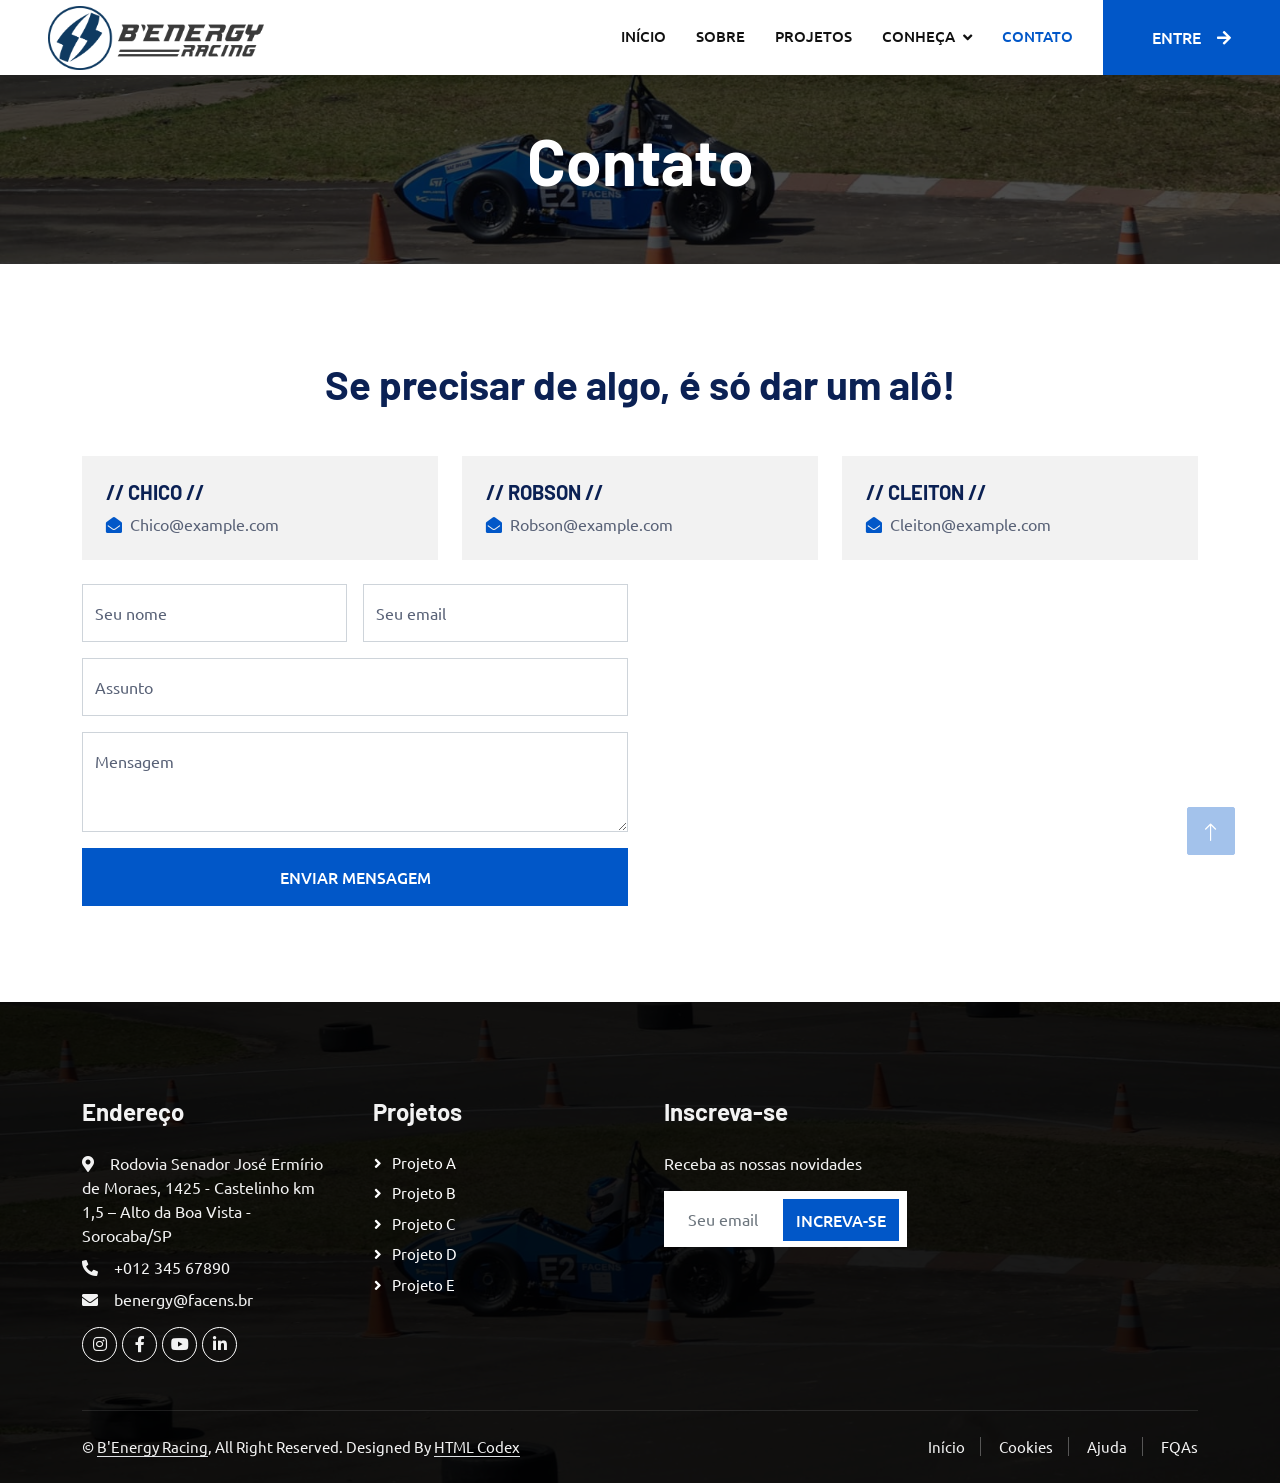
<file: contact.html>
<!DOCTYPE html>
<html lang="en">

<head>
    <meta charset="utf-8">
    <title>B'Energy Racings</title>
    <meta content="width=device-width, initial-scale=1.0" name="viewport">
    <meta content="" name="keywords">
    <meta content="" name="description">

    <!-- Favicon -->
    <link href="img/favicon.ico" rel="icon">

    <!-- Google Web Fonts -->
    <link rel="preconnect" href="https://fonts.googleapis.com">
    <link rel="preconnect" href="https://fonts.gstatic.com" crossorigin>
    <link href="https://fonts.googleapis.com/css2?family=Barlow:wght@600;700&family=Ubuntu:wght@400;500&display=swap" rel="stylesheet"> 

    <!-- Icon Font Stylesheet -->
    <link href="https://cdnjs.cloudflare.com/ajax/libs/font-awesome/5.10.0/css/all.min.css" rel="stylesheet">
    <link href="https://cdn.jsdelivr.net/npm/bootstrap-icons@1.4.1/font/bootstrap-icons.css" rel="stylesheet">

    <!-- Libraries Stylesheet -->
    <link href="lib/animate/animate.min.css" rel="stylesheet">
    <link href="lib/owlcarousel/assets/owl.carousel.min.css" rel="stylesheet">
    <link href="lib/tempusdominus/css/tempusdominus-bootstrap-4.min.css" rel="stylesheet" />

    <!-- Customized Bootstrap Stylesheet -->
    <link href="css/bootstrap.min.css" rel="stylesheet">

    <!-- Template Stylesheet -->
    <link href="css/style.css" rel="stylesheet">
</head>

<body>
    <!-- Spinner Start -->
    <div id="spinner" class="show bg-white position-fixed translate-middle w-100 vh-100 top-50 start-50 d-flex align-items-center justify-content-center">
        <div class="spinner-border text-primary" style="width: 3rem; height: 3rem;" role="status">
            <span class="sr-only">Loading...</span>
        </div>
    </div>
    <!-- Spinner End -->


    <!-- Topbar Start -->
    <!-- <div class="container-fluid bg-light p-0">
        <div class="row gx-0 d-none d-lg-flex">
            <div class="col-lg-7 px-5 text-start">
                <div class="h-100 d-inline-flex align-items-center py-3 me-4">
                    <small class="fa fa-map-marker-alt text-primary me-2"></small>
                    <small>123 Street, New York, USA</small>
                </div>
                <div class="h-100 d-inline-flex align-items-center py-3">
                    <small class="far fa-clock text-primary me-2"></small>
                    <small>Mon - Fri : 09.00 AM - 09.00 PM</small>
                </div>
            </div>
            <div class="col-lg-5 px-5 text-end">
                <div class="h-100 d-inline-flex align-items-center py-3 me-4">
                    <small class="fa fa-phone-alt text-primary me-2"></small>
                    <small>+012 345 6789</small>
                </div>
                <div class="h-100 d-inline-flex align-items-center">
                    <a class="btn btn-sm-square bg-white text-primary me-1" href=""><i class="fab fa-facebook-f"></i></a>
                    <a class="btn btn-sm-square bg-white text-primary me-1" href=""><i class="fab fa-twitter"></i></a>
                    <a class="btn btn-sm-square bg-white text-primary me-1" href=""><i class="fab fa-linkedin-in"></i></a>
                    <a class="btn btn-sm-square bg-white text-primary me-0" href=""><i class="fab fa-instagram"></i></a>
                </div>
            </div>
        </div>
    </div> -->
    <!-- Topbar End -->


    <!-- Navbar Start -->
    <nav class="navbar navbar-expand-lg bg-white navbar-light shadow sticky-top p-0">
        <a href="index.html" class="navbar-brand d-flex align-items-center px-4 px-lg-5">
            <!-- <h2 class="m-0 text-primary"><i class="fa fa-car me-3"></i>B'Energy Racing</h2> -->
            <img class="logo" src="img/layer1.png" />
        </a>
        <button type="button" class="navbar-toggler me-4" data-bs-toggle="collapse" data-bs-target="#navbarCollapse">
            <span class="navbar-toggler-icon"></span>
        </button>
        <div class="collapse navbar-collapse" id="navbarCollapse">
            <div class="navbar-nav ms-auto p-4 p-lg-0">
                <a href="index.html" class="nav-item nav-link">Início</a>
                <a href="about.html" class="nav-item nav-link">Sobre</a>
                <a href="service.html" class="nav-item nav-link">Projetos</a>
                <div class="nav-item dropdown">
                    <a href="#" class="nav-link dropdown-toggle" data-bs-toggle="dropdown">Conheça</a>
                    <div class="dropdown-menu fade-up m-0">
                        <a href="booking.html" class="dropdown-item">Notícias</a>
                        <a href="team.html" class="dropdown-item">Equipe</a>
                        <a href="testimonial.html" class="dropdown-item">Patrocinadores</a>
                        <a href="404.html" class="dropdown-item">404 Page</a>
                    </div>
                </div>
                <a href="contact.html" class="nav-item nav-link active">Contato</a>
            </div>
            <a href="" class="btn btn-primary py-4 px-lg-5 d-none d-lg-block">Entre<i class="fa fa-arrow-right ms-3"></i></a>
        </div>
    </nav>
    <!-- Navbar End -->


    <!-- Page Header Start -->
    <div class="container-fluid page-header mb-5 p-0" style="background-image: url(img/carousel-bg-1.jpg);">
        <div class="container-fluid page-header-inner py-5">
            <div class="container text-center">
                <h1 class="display-3 text-white mb-3 animated slideInDown">Contato</h1>
                <nav aria-label="breadcrumb">
                    <!-- <ol class="breadcrumb justify-content-center text-uppercase">
                        <li class="breadcrumb-item"><a href="#">Início</a></li>
                        <li class="breadcrumb-item"><a href="#">Conheça</a></li>
                        <li class="breadcrumb-item text-white active" aria-current="page">Contato</li>
                    </ol> -->
                </nav>
            </div>
        </div>
    </div>
    <!-- Page Header End -->


    <!-- Contact Start -->
    <div class="container-xxl py-5">
        <div class="container">
            <div class="text-center wow fadeInUp" data-wow-delay="0.1s">
                <!-- <h6 class="text-primary text-uppercase">// Contact Us //</h6> -->
                <h1 class="mb-5">Se precisar de algo, é só dar um alô!</h1>
            </div>
            <div class="row g-4">
                <div class="col-12">
                    <div class="row gy-4">
                        <div class="col-md-4">
                            <div class="bg-light d-flex flex-column justify-content-center p-4">
                                <h5 class="text-uppercase">// Chico //</h5>
                                <p class="m-0"><i class="fa fa-envelope-open text-primary me-2"></i>Chico@example.com</p>
                            </div>
                        </div>
                        <div class="col-md-4">
                            <div class="bg-light d-flex flex-column justify-content-center p-4">
                                <h5 class="text-uppercase">// Robson //</h5>
                                <p class="m-0"><i class="fa fa-envelope-open text-primary me-2"></i>Robson@example.com</p>
                            </div>
                        </div>
                        <div class="col-md-4">
                            <div class="bg-light d-flex flex-column justify-content-center p-4">
                                <h5 class="text-uppercase">// Cleiton //</h5>
                                <p class="m-0"><i class="fa fa-envelope-open text-primary me-2"></i>Cleiton@example.com</p>
                            </div>
                        </div>
                    </div>
                </div>
                <!-- <div class="col-md-6 wow fadeIn" data-wow-delay="0.1s">
                    <iframe class="position-relative rounded w-100 h-100"
                        src="https://www.google.com/maps/embed?pb=!1m18!1m12!1m3!1d3001156.4288297426!2d-78.01371936852176!3d42.72876761954724!2m3!1f0!2f0!3f0!3m2!1i1024!2i768!4f13.1!3m3!1m2!1s0x4ccc4bf0f123a5a9%3A0xddcfc6c1de189567!2sNew%20York%2C%20USA!5e0!3m2!1sen!2sbd!4v1603794290143!5m2!1sen!2sbd"
                        frameborder="0" style="min-height: 350px; border:0;" allowfullscreen="" aria-hidden="false"
                        tabindex="0"></iframe>
                </div> -->
                <div class="col-md-6">
                    <div class="wow fadeInUp" data-wow-delay="0.2s">
                        <!-- <p class="mb-4">The Contato form is currently inactive. Get a functional and working contact form with Ajax & PHP in a few minutes. Just copy and paste the files, add a little code and you're done. <a href="https://htmlcodex.com/contact-form">Download Now</a>.</p> -->
                        <form>
                            <div class="row g-3">
                                <div class="col-md-6">
                                    <div class="form-floating">
                                        <input type="text" class="form-control" id="name" placeholder="Seu Nome">
                                        <label for="name">Seu nome
                                        </label>
                                    </div>
                                </div>
                                <div class="col-md-6">
                                    <div class="form-floating">
                                        <input type="email" class="form-control" id="email" placeholder="Seu Email">
                                        <label for="email">Seu email</label>
                                    </div>
                                </div>
                                <div class="col-12">
                                    <div class="form-floating">
                                        <input type="text" class="form-control" id="subject" placeholder="Subject">
                                        <label for="subject">Assunto</label>
                                    </div>
                                </div>
                                <div class="col-12">
                                    <div class="form-floating">
                                        <textarea class="form-control" placeholder="Leave a message here" id="message" style="height: 100px"></textarea>
                                        <label for="message">Mensagem</label>
                                    </div>
                                </div>
                                <div class="col-12">
                                    <button class="btn btn-primary w-100 py-3" type="submit">Enviar Mensagem</button>
                                </div>
                            </div>
                        </form>
                    </div>
                </div>
            </div>
        </div>
    </div>
    <!-- Contact End -->


    <!-- Footer Start -->
    <div class="container-fluid bg-dark text-light footer pt-5 mt-5 wow fadeIn" data-wow-delay="0.1s">
        <div class="container py-5">
            <div class="row g-5">
                <div class="col-lg-3 col-md-6">
                    <h4 class="text-light mb-4">Endereço</h4>
                    <p class="mb-2"><i class="fa fa-map-marker-alt me-3"></i>Rodovia Senador José Ermírio de Moraes, 1425 - Castelinho km 1,5 – Alto da Boa Vista - Sorocaba/SP</p>
                    <p class="mb-2"><i class="fa fa-phone-alt me-3"></i>+012 345 67890</p>
                    <p class="mb-2"><i class="fa fa-envelope me-3"></i>benergy@facens.br</p>
                    <div class="d-flex pt-2">
                        <a class="btn btn-outline-light btn-social" href="https://www.instagram.com/benergyracing/"><i class="fab fa-instagram"></i></a>
                        <a class="btn btn-outline-light btn-social" href="https://www.facebook.com/BEnergyRacing/?locale=pt_BR"><i class="fab fa-facebook-f"></i></a>
                        <a class="btn btn-outline-light btn-social" href="https://www.youtube.com/channel/UC9jOWyjoEnVt5QTSdcgeMsw"><i class="fab fa-youtube"></i></a>
                        <a class="btn btn-outline-light btn-social" href="https://br.linkedin.com/company/benergyracing"><i class="fab fa-linkedin-in"></i></a>
                    </div>
                </div>
                <!-- <div class="col-lg-3 col-md-6">
                    <h4 class="text-light mb-4">Opening Hours</h4>
                    <h6 class="text-light">Monday - Friday:</h6>
                    <p class="mb-4">09.00 AM - 09.00 PM</p>
                    <h6 class="text-light">Saturday - Sunday:</h6>
                    <p class="mb-0">09.00 AM - 12.00 PM</p>
                </div> -->
                <div class="col-lg-3 col-md-6">
                    <h4 class="text-light mb-4">Projetos</h4>
                    <a class="btn btn-link" href="">Projeto A</a>
                    <a class="btn btn-link" href="">Projeto B</a>
                    <a class="btn btn-link" href="">Projeto C</a>
                    <a class="btn btn-link" href="">Projeto D</a>
                    <a class="btn btn-link" href="">Projeto E</a>
                </div>
                <div class="col-lg-3 col-md-6">
                    <h4 class="text-light mb-4">Inscreva-se</h4>
                    <p>Receba as nossas novidades</p>
                    <div class="position-relative mx-auto" style="max-width: 400px;">
                        <input class="form-control border-0 w-100 py-3 ps-4 pe-5" type="text" placeholder="Seu email">
                        <button type="button" class="btn btn-primary py-2 position-absolute top-0 end-0 mt-2 me-2">Increva-se</button>
                    </div>
                </div>
            </div>
        </div>
        <div class="container">
            <div class="copyright">
                <div class="row">
                    <div class="col-md-6 text-center text-md-start mb-3 mb-md-0">
                        &copy; <a class="border-bottom" href="#">B'Energy Racing</a>, All Right Reserved.

                        <!--/*** This template is free as long as you keep the footer author’s credit link/attribution link/backlink. If you'd like to use the template without the footer author’s credit link/attribution link/backlink, you can purchase the Credit Removal License from "https://htmlcodex.com/credit-removal". Thank you for your support. ***/-->
                        Designed By <a class="border-bottom" href="https://htmlcodex.com">HTML Codex</a>
                    </div>
                    <div class="col-md-6 text-center text-md-end">
                        <div class="footer-menu">
                            <a href="">Início</a>
                            <a href="">Cookies</a>
                            <a href="">Ajuda</a>
                            <a href="">FQAs</a>
                        </div>
                    </div>
                </div>
            </div>
        </div>
    </div>
    <!-- Footer End -->


    <!-- Back to Top -->
    <a href="#" class="btn btn-lg btn-primary btn-lg-square back-to-top"><i class="bi bi-arrow-up"></i></a>


    <!-- JavaScript Libraries -->
    <script src="https://code.jquery.com/jquery-3.4.1.min.js"></script>
    <script src="https://cdn.jsdelivr.net/npm/bootstrap@5.0.0/dist/js/bootstrap.bundle.min.js"></script>
    <script src="lib/wow/wow.min.js"></script>
    <script src="lib/easing/easing.min.js"></script>
    <script src="lib/waypoints/waypoints.min.js"></script>
    <script src="lib/counterup/counterup.min.js"></script>
    <script src="lib/owlcarousel/owl.carousel.min.js"></script>
    <script src="lib/tempusdominus/js/moment.min.js"></script>
    <script src="lib/tempusdominus/js/moment-timezone.min.js"></script>
    <script src="lib/tempusdominus/js/tempusdominus-bootstrap-4.min.js"></script>

    <!-- Template Javascript -->
    <script src="js/main.js"></script>
</body>

</html>
</file>
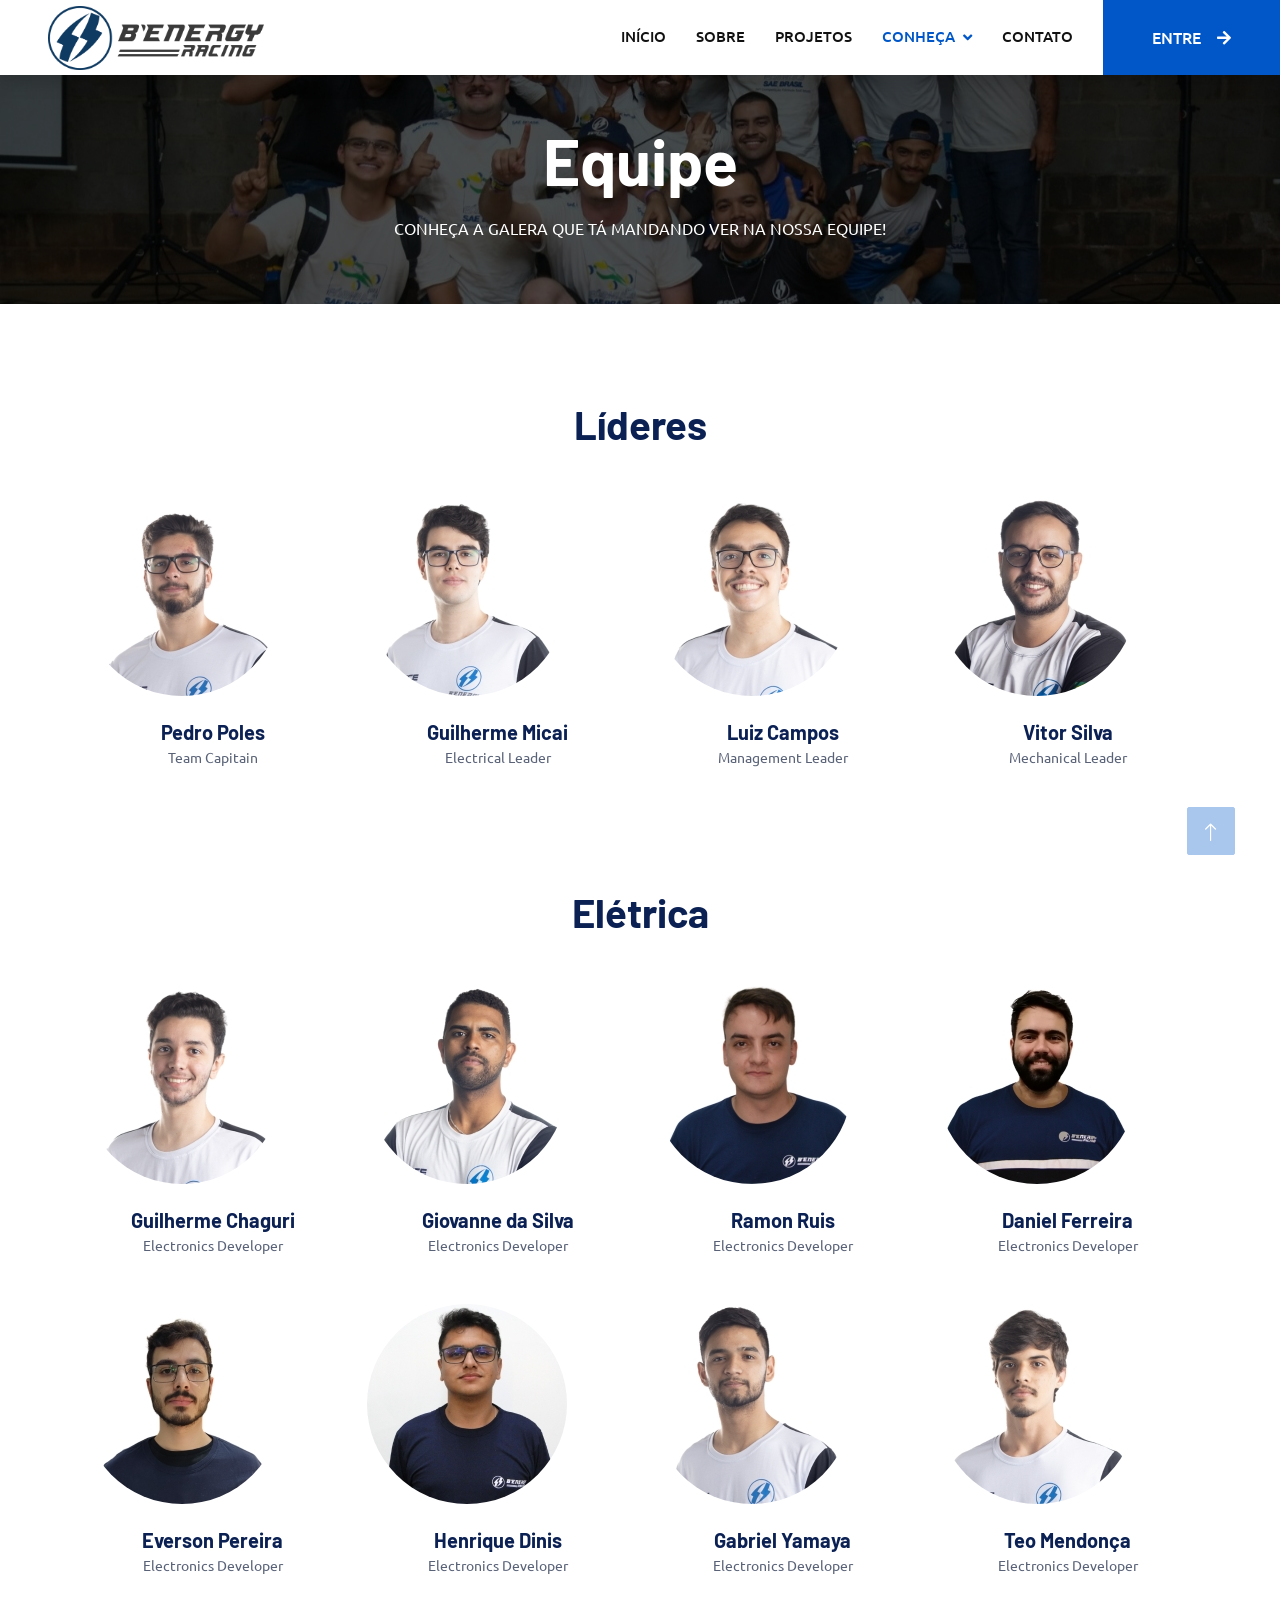
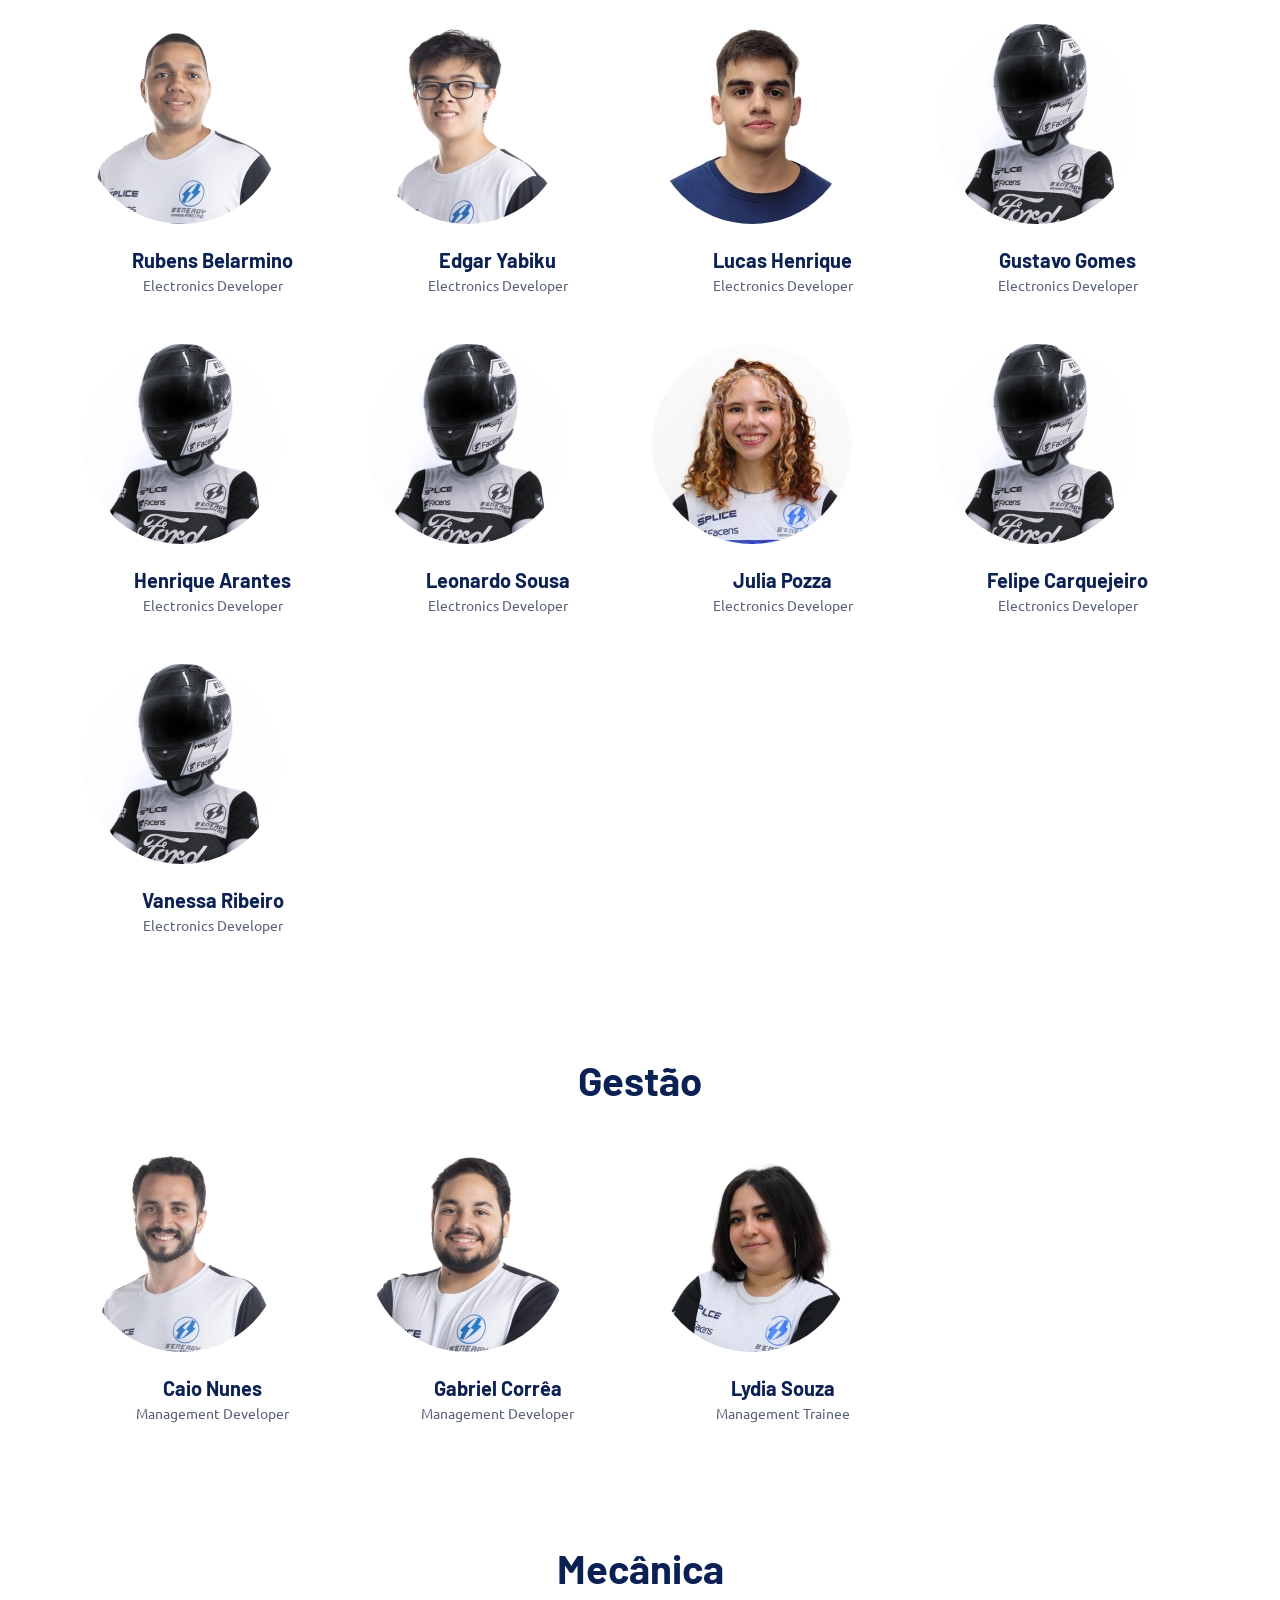
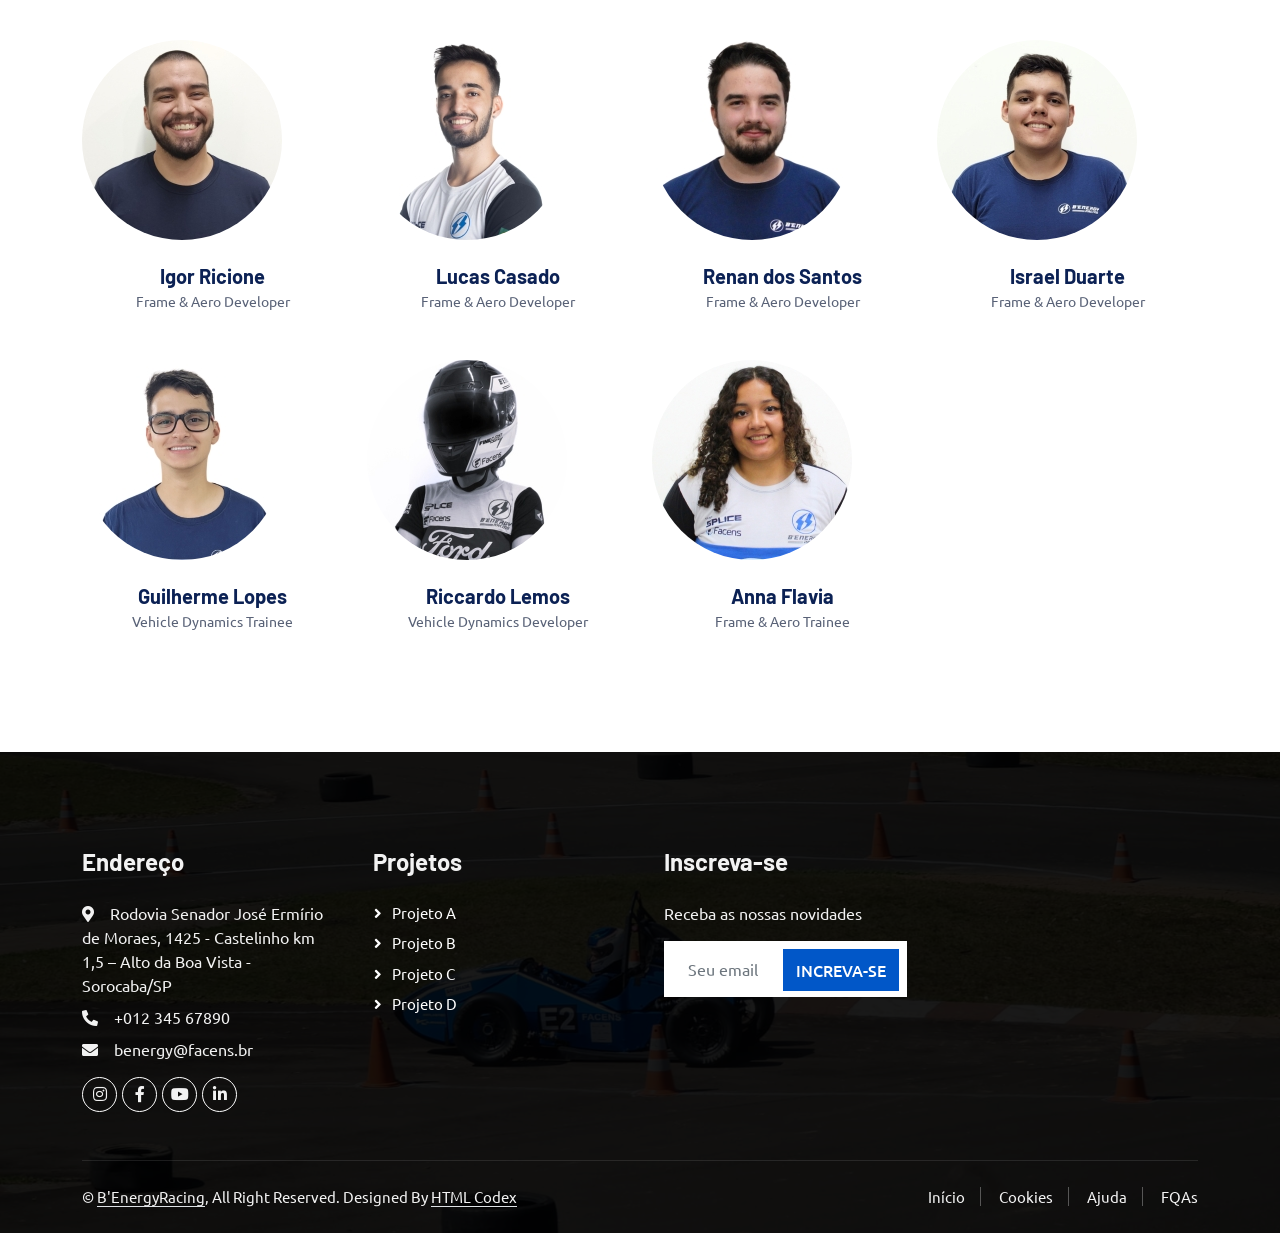
<file: team.html>
<!DOCTYPE html>
<html lang="en">

<head>
    <meta charset="utf-8">
    <title>B'Energy Racing</title>
    <meta content="width=device-width, initial-scale=1.0" name="viewport">
    <meta content="" name="keywords">
    <meta content="" name="description">

    <!-- Favicon -->
    <link href="img/favicon.ico" rel="icon">

    <!-- Google Web Fonts -->
    <link rel="preconnect" href="https://fonts.googleapis.com">
    <link rel="preconnect" href="https://fonts.gstatic.com" crossorigin>
    <link href="https://fonts.googleapis.com/css2?family=Barlow:wght@600;700&family=Ubuntu:wght@400;500&display=swap" rel="stylesheet"> 

    <!-- Icon Font Stylesheet -->
    <link href="https://cdnjs.cloudflare.com/ajax/libs/font-awesome/5.10.0/css/all.min.css" rel="stylesheet">
    <link href="https://cdn.jsdelivr.net/npm/bootstrap-icons@1.4.1/font/bootstrap-icons.css" rel="stylesheet">

    <!-- Libraries Stylesheet -->
    <link href="lib/animate/animate.min.css" rel="stylesheet">
    <link href="lib/owlcarousel/assets/owl.carousel.min.css" rel="stylesheet">
    <link href="lib/tempusdominus/css/tempusdominus-bootstrap-4.min.css" rel="stylesheet" />

    <!-- Customized Bootstrap Stylesheet -->
    <link href="css/bootstrap.min.css" rel="stylesheet">

    <!-- Template Stylesheet -->
    <link href="css/style.css" rel="stylesheet">
</head>

<body>
    <!-- Spinner Start -->
    <div id="spinner" class="show bg-white position-fixed translate-middle w-100 vh-100 top-50 start-50 d-flex align-items-center justify-content-center">
        <div class="spinner-border text-primary" style="width: 3rem; height: 3rem;" role="status">
            <span class="sr-only">Loading...</span>
        </div>
    </div>
    <!-- Spinner End -->


    <!-- Topbar Start -->
    <!-- <div class="container-fluid bg-light p-0">
        <div class="row gx-0 d-none d-lg-flex">
            <div class="col-lg-7 px-5 text-start">
                <div class="h-100 d-inline-flex align-items-center py-3 me-4">
                    <small class="fa fa-map-marker-alt text-primary me-2"></small>
                    <small>123 Street, New York, USA</small>
                </div>
                <div class="h-100 d-inline-flex align-items-center py-3">
                    <small class="far fa-clock text-primary me-2"></small>
                    <small>Mon - Fri : 09.00 AM - 09.00 PM</small>
                </div>
            </div>
            <div class="col-lg-5 px-5 text-end">
                <div class="h-100 d-inline-flex align-items-center py-3 me-4">
                    <small class="fa fa-phone-alt text-primary me-2"></small>
                    <small>+012 345 6789</small>
                </div>
                <div class="h-100 d-inline-flex align-items-center">
                    <a class="btn btn-sm-square bg-white text-primary me-1" href=""><i class="fab fa-facebook-f"></i></a>
                    <a class="btn btn-sm-square bg-white text-primary me-1" href=""><i class="fab fa-twitter"></i></a>
                    <a class="btn btn-sm-square bg-white text-primary me-1" href=""><i class="fab fa-linkedin-in"></i></a>
                    <a class="btn btn-sm-square bg-white text-primary me-0" href=""><i class="fab fa-instagram"></i></a>
                </div>
            </div>
        </div>
    </div> -->
    <!-- Topbar End -->


    <!-- Navbar Start -->
    <nav class="navbar navbar-expand-lg bg-white navbar-light shadow sticky-top p-0">
        <a href="index.html" class="navbar-brand d-flex align-items-center px-4 px-lg-5">
            <!-- <h2 class="m-0 text-primary"><i class="fa fa-car me-3"></i>B'Energy Racing</h2> -->
            <img class="logo" src="img/layer1.png" />
        </a>
        <button type="button" class="navbar-toggler me-4" data-bs-toggle="collapse" data-bs-target="#navbarCollapse">
            <span class="navbar-toggler-icon"></span>
        </button>
        <div class="collapse navbar-collapse" id="navbarCollapse">
            <div class="navbar-nav ms-auto p-4 p-lg-0">
                <a href="index.html" class="nav-item nav-link">Início</a>
                <a href="about.html" class="nav-item nav-link">Sobre</a>
                <a href="service.html" class="nav-item nav-link">Projetos</a>
                <div class="nav-item dropdown">
                    <a href="#" class="nav-link dropdown-toggle active" data-bs-toggle="dropdown">Conheça</a>
                    <div class="dropdown-menu fade-up m-0">
                        <a href="booking.html" class="dropdown-item">Notícias</a>
                        <a href="team.html" class="dropdown-item active">Equipe</a>
                        <a href="testimonial.html" class="dropdown-item">Patrocinadores</a>
                        <a href="404.html" class="dropdown-item">404 Page</a>
                    </div>
                </div>
                <a href="contact.html" class="nav-item nav-link">Contato</a>
            </div>
            <a href="" class="btn btn-primary py-4 px-lg-5 d-none d-lg-block">Entre<i class="fa fa-arrow-right ms-3"></i></a>
        </div>
    </nav>
    <!-- Navbar End -->


    <!-- Page Header Start -->
    <div class="container-fluid page-header mb-5 p-0" style="background-image: url(img/carousel-bg-2.jpg);">
        <div class="container-fluid page-header-inner py-5">
            <div class="container text-center">
                <h1 class="display-3 text-white mb-3 animated slideInDown">Equipe</h1>
                <nav aria-label="breadcrumb">
                    <ol class="breadcrumb justify-content-center text-uppercase">
                        <!-- <li class="breadcrumb-item"><a href="#">Início</a></li>
                        <li class="breadcrumb-item"><a href="#">Conheça</a></li> -->
                        <li class="breadcrumb-item text-white active" aria-current="page">Conheça a galera que tá mandando ver na nossa equipe!</li>
                    </ol>
                </nav>
            </div>
        </div>
    </div>
    <!-- Page Header End -->


    <!-- Team Start -->
    <div class="container-xxl py-5">
        <div class="container">
            <div class="text-center wow fadeInUp" data-wow-delay="0.1s">
                <!-- <h6 class="text-primary text-uppercase">// Our Equipe //</h6> -->
                <h1 class="mb-5">Líderes</h1>
            </div>
            <div class="row g-4">
                <div class="col-lg-3 col-md-6 wow fadeInUp" data-wow-delay="0.1s">
                    <div class="team-item">
                        <div class="position-relative overflow-hidden">
                            <img class="img-fluid rounded-circle" src="img/team-1.jpg" alt="">
                            <!-- <div class="team-overlay position-absolute start-0 top-0 w-100 h-100">
                                <a class="btn btn-square mx-1" href=""><i class="fab fa-facebook-f"></i></a>
                                <a class="btn btn-square mx-1" href=""><i class="fab fa-twitter"></i></a>
                                <a class="btn btn-square mx-1" href=""><i class="fab fa-instagram"></i></a>
                            </div> -->
                        </div>
                        <div class="text-center p-4">
                            <h5 class="fw-bold mb-0">Pedro Poles</h5>
                            <small>Team Capitain</small>
                        </div>
                    </div>
                </div>
                <div class="col-lg-3 col-md-6 wow fadeInUp" data-wow-delay="0.3s">
                    <div class="team-item">
                        <div class="position-relative overflow-hidden">
                            <img class="img-fluid rounded-circle" src="img/team-2.jpg" alt="">
                            <!-- <div class="team-overlay position-absolute start-0 top-0 w-100 h-100">
                                <a class="btn btn-square mx-1" href=""><i class="fab fa-facebook-f"></i></a>
                                <a class="btn btn-square mx-1" href=""><i class="fab fa-twitter"></i></a>
                                <a class="btn btn-square mx-1" href=""><i class="fab fa-instagram"></i></a>
                            </div> -->
                        </div>
                        <div class="text-center p-4">
                            <h5 class="fw-bold mb-0">Guilherme Micai</h5>
                            <small>Electrical Leader</small>
                        </div>
                    </div>
                </div>
                <div class="col-lg-3 col-md-6 wow fadeInUp" data-wow-delay="0.5s">
                    <div class="team-item">
                        <div class="position-relative overflow-hidden">
                            <img class="img-fluid rounded-circle" src="img/team-3.jpg" alt="">
                            <!-- <div class="team-overlay position-absolute start-0 top-0 w-100 h-100">
                                <a class="btn btn-square mx-1" href=""><i class="fab fa-facebook-f"></i></a>
                                <a class="btn btn-square mx-1" href=""><i class="fab fa-twitter"></i></a>
                                <a class="btn btn-square mx-1" href=""><i class="fab fa-instagram"></i></a>
                            </div> -->
                        </div>
                        <div class="text-center p-4">
                            <h5 class="fw-bold mb-0">Luiz Campos</h5>
                            <small>Management Leader</small>
                        </div>
                    </div>
                </div>
                <div class="col-lg-3 col-md-6 wow fadeInUp" data-wow-delay="0.7s">
                    <div class="team-item">
                        <div class="position-relative overflow-hidden">
                            <img class="img-fluid rounded-circle" src="img/team-4.jpg" alt="">
                            <!-- <div class="team-overlay position-absolute start-0 top-0 w-100 h-100">
                                <a class="btn btn-square mx-1" href=""><i class="fab fa-facebook-f"></i></a>
                                <a class="btn btn-square mx-1" href=""><i class="fab fa-twitter"></i></a>
                                <a class="btn btn-square mx-1" href=""><i class="fab fa-instagram"></i></a>
                            </div> -->
                        </div>
                        <div class="text-center p-4">
                            <h5 class="fw-bold mb-0">Vitor Silva</h5>
                            <small>Mechanical Leader</small>
                        </div>
                    </div>
                </div>
                <!-- <div class="col-lg-3 col-md-6 wow fadeInUp" data-wow-delay="0.1s">
                    <div class="team-item">
                        <div class="position-relative overflow-hidden">
                            <img class="img-fluid" src="img/team-2.jpg" alt="">
                            <div class="team-overlay position-absolute start-0 top-0 w-100 h-100">
                                <a class="btn btn-square mx-1" href=""><i class="fab fa-facebook-f"></i></a>
                                <a class="btn btn-square mx-1" href=""><i class="fab fa-twitter"></i></a>
                                <a class="btn btn-square mx-1" href=""><i class="fab fa-instagram"></i></a>
                            </div>
                        </div>
                        <div class="bg-light text-center p-4">
                            <h5 class="fw-bold mb-0">Full Name</h5>
                            <small>Designation</small>
                        </div>
                    </div>
                </div>
                <div class="col-lg-3 col-md-6 wow fadeInUp" data-wow-delay="0.3s">
                    <div class="team-item">
                        <div class="position-relative overflow-hidden">
                            <img class="img-fluid" src="img/team-3.jpg" alt="">
                            <div class="team-overlay position-absolute start-0 top-0 w-100 h-100">
                                <a class="btn btn-square mx-1" href=""><i class="fab fa-facebook-f"></i></a>
                                <a class="btn btn-square mx-1" href=""><i class="fab fa-twitter"></i></a>
                                <a class="btn btn-square mx-1" href=""><i class="fab fa-instagram"></i></a>
                            </div>
                        </div>
                        <div class="bg-light text-center p-4">
                            <h5 class="fw-bold mb-0">Full Name</h5>
                            <small>Designation</small>
                        </div>
                    </div>
                </div>
                <div class="col-lg-3 col-md-6 wow fadeInUp" data-wow-delay="0.5s">
                    <div class="team-item">
                        <div class="position-relative overflow-hidden">
                            <img class="img-fluid" src="img/team-4.jpg" alt="">
                            <div class="team-overlay position-absolute start-0 top-0 w-100 h-100">
                                <a class="btn btn-square mx-1" href=""><i class="fab fa-facebook-f"></i></a>
                                <a class="btn btn-square mx-1" href=""><i class="fab fa-twitter"></i></a>
                                <a class="btn btn-square mx-1" href=""><i class="fab fa-instagram"></i></a>
                            </div>
                        </div>
                        <div class="bg-light text-center p-4">
                            <h5 class="fw-bold mb-0">Full Name</h5>
                            <small>Designation</small>
                        </div>
                    </div>
                </div>
                <div class="col-lg-3 col-md-6 wow fadeInUp" data-wow-delay="0.7s">
                    <div class="team-item">
                        <div class="position-relative overflow-hidden">
                            <img class="img-fluid" src="img/team-1.jpg" alt="">
                            <div class="team-overlay position-absolute start-0 top-0 w-100 h-100">
                                <a class="btn btn-square mx-1" href=""><i class="fab fa-facebook-f"></i></a>
                                <a class="btn btn-square mx-1" href=""><i class="fab fa-twitter"></i></a>
                                <a class="btn btn-square mx-1" href=""><i class="fab fa-instagram"></i></a>
                            </div>
                        </div>
                        <div class="bg-light text-center p-4">
                            <h5 class="fw-bold mb-0">Full Name</h5>
                            <small>Designation</small>
                        </div>
                    </div>
                </div> -->
            </div>
        </div>
    </div>
    <div class="container-xxl py-5">
        <div class="container">
            <div class="text-center wow fadeInUp" data-wow-delay="0.1s">
                <!-- <h6 class="text-primary text-uppercase">// Our Equipe //</h6> -->
                <h1 class="mb-5">Elétrica</h1>
            </div>
            <div class="row g-4">
                <div class="col-lg-3 col-md-6 wow fadeInUp" data-wow-delay="0.1s">
                    <div class="team-item">
                        <div class="position-relative overflow-hidden">
                            <img class="img-fluid rounded-circle" src="img/team-chaguri.jpg" alt="">
                            <!-- <div class="team-overlay position-absolute start-0 top-0 w-100 h-100">
                                <a class="btn btn-square mx-1" href=""><i class="fab fa-facebook-f"></i></a>
                                <a class="btn btn-square mx-1" href=""><i class="fab fa-twitter"></i></a>
                                <a class="btn btn-square mx-1" href=""><i class="fab fa-instagram"></i></a>
                            </div> -->
                        </div>
                        <div class="text-center p-4">
                            <h5 class="fw-bold mb-0">Guilherme Chaguri</h5>
                            <small>Electronics Developer</small>
                        </div>
                    </div>
                </div>
                <div class="col-lg-3 col-md-6 wow fadeInUp" data-wow-delay="0.3s">
                    <div class="team-item">
                        <div class="position-relative overflow-hidden">
                            <img class="img-fluid rounded-circle" src="img/team-giovanne.jpg" alt="">
                            <!-- <div class="team-overlay position-absolute start-0 top-0 w-100 h-100">
                                <a class="btn btn-square mx-1" href=""><i class="fab fa-facebook-f"></i></a>
                                <a class="btn btn-square mx-1" href=""><i class="fab fa-twitter"></i></a>
                                <a class="btn btn-square mx-1" href=""><i class="fab fa-instagram"></i></a>
                            </div> -->
                        </div>
                        <div class="text-center p-4">
                            <h5 class="fw-bold mb-0">Giovanne da Silva</h5>
                            <small>Electronics Developer</small>
                        </div>
                    </div>
                </div>
                <div class="col-lg-3 col-md-6 wow fadeInUp" data-wow-delay="0.5s">
                    <div class="team-item">
                        <div class="position-relative overflow-hidden">
                            <img class="img-fluid rounded-circle" src="img/team-ramon.jpg" alt="">
                            <!-- <div class="team-overlay position-absolute start-0 top-0 w-100 h-100">
                                <a class="btn btn-square mx-1" href=""><i class="fab fa-facebook-f"></i></a>
                                <a class="btn btn-square mx-1" href=""><i class="fab fa-twitter"></i></a>
                                <a class="btn btn-square mx-1" href=""><i class="fab fa-instagram"></i></a>
                            </div> -->
                        </div>
                        <div class="text-center p-4">
                            <h5 class="fw-bold mb-0">Ramon Ruis</h5>
                            <small>Electronics Developer</small>
                        </div>
                    </div>
                </div>
                <div class="col-lg-3 col-md-6 wow fadeInUp" data-wow-delay="0.7s">
                    <div class="team-item">
                        <div class="position-relative overflow-hidden">
                            <img class="img-fluid rounded-circle" src="img/team-daniel.jpg" alt="">
                            <!-- <div class="team-overlay position-absolute start-0 top-0 w-100 h-100">
                                <a class="btn btn-square mx-1" href=""><i class="fab fa-facebook-f"></i></a>
                                <a class="btn btn-square mx-1" href=""><i class="fab fa-twitter"></i></a>
                                <a class="btn btn-square mx-1" href=""><i class="fab fa-instagram"></i></a>
                            </div> -->
                        </div>
                        <div class="text-center p-4">
                            <h5 class="fw-bold mb-0">Daniel Ferreira</h5>
                            <small>Electronics Developer</small>
                        </div>
                    </div>
                </div>
                <div class="col-lg-3 col-md-6 wow fadeInUp" data-wow-delay="0.1s">
                    <div class="team-item">
                        <div class="position-relative overflow-hidden">
                            <img class="img-fluid rounded-circle" src="img/team-everson.jpg" alt="">
                            <!-- <div class="team-overlay position-absolute start-0 top-0 w-100 h-100">
                                <a class="btn btn-square mx-1" href=""><i class="fab fa-facebook-f"></i></a>
                                <a class="btn btn-square mx-1" href=""><i class="fab fa-twitter"></i></a>
                                <a class="btn btn-square mx-1" href=""><i class="fab fa-instagram"></i></a>
                            </div> -->
                        </div>
                        <div class="text-center p-4">
                            <h5 class="fw-bold mb-0">Everson Pereira</h5>
                            <small>Electronics Developer</small>
                        </div>
                    </div>
                </div>
                <div class="col-lg-3 col-md-6 wow fadeInUp" data-wow-delay="0.3s">
                    <div class="team-item">
                        <div class="position-relative overflow-hidden">
                            <img class="img-fluid rounded-circle" src="img/team-dinis.jpg" alt="">
                            <!-- <div class="team-overlay position-absolute start-0 top-0 w-100 h-100">
                                <a class="btn btn-square mx-1" href=""><i class="fab fa-facebook-f"></i></a>
                                <a class="btn btn-square mx-1" href=""><i class="fab fa-twitter"></i></a>
                                <a class="btn btn-square mx-1" href=""><i class="fab fa-instagram"></i></a>
                            </div> -->
                        </div>
                        <div class="text-center p-4">
                            <h5 class="fw-bold mb-0">Henrique Dinis</h5>
                            <small>Electronics Developer</small>
                        </div>
                    </div>
                </div>
                <div class="col-lg-3 col-md-6 wow fadeInUp" data-wow-delay="0.5s">
                    <div class="team-item">
                        <div class="position-relative overflow-hidden">
                            <img class="img-fluid rounded-circle" src="img/team-yamaya.jpg" alt="">
                            <!-- <div class="team-overlay position-absolute start-0 top-0 w-100 h-100">
                                <a class="btn btn-square mx-1" href=""><i class="fab fa-facebook-f"></i></a>
                                <a class="btn btn-square mx-1" href=""><i class="fab fa-twitter"></i></a>
                                <a class="btn btn-square mx-1" href=""><i class="fab fa-instagram"></i></a>
                            </div> -->
                        </div>
                        <div class="text-center p-4">
                            <h5 class="fw-bold mb-0">Gabriel Yamaya</h5>
                            <small>Electronics Developer</small>
                        </div>
                    </div>
                </div>
                <div class="col-lg-3 col-md-6 wow fadeInUp" data-wow-delay="0.7s">
                    <div class="team-item">
                        <div class="position-relative overflow-hidden">
                            <img class="img-fluid rounded-circle" src="img/team-teo.jpg" alt="">
                            <!-- <div class="team-overlay position-absolute start-0 top-0 w-100 h-100">
                                <a class="btn btn-square mx-1" href=""><i class="fab fa-facebook-f"></i></a>
                                <a class="btn btn-square mx-1" href=""><i class="fab fa-twitter"></i></a>
                                <a class="btn btn-square mx-1" href=""><i class="fab fa-instagram"></i></a>
                            </div> -->
                        </div>
                        <div class="text-center p-4">
                            <h5 class="fw-bold mb-0">Teo Mendonça</h5>
                            <small>Electronics Developer</small>
                        </div>
                    </div>
                </div>
                <div class="col-lg-3 col-md-6 wow fadeInUp" data-wow-delay="0.7s">
                    <div class="team-item">
                        <div class="position-relative overflow-hidden">
                            <img class="img-fluid rounded-circle" src="img/team-rubens.jpg" alt="">
                            <!-- <div class="team-overlay position-absolute start-0 top-0 w-100 h-100">
                                <a class="btn btn-square mx-1" href=""><i class="fab fa-facebook-f"></i></a>
                                <a class="btn btn-square mx-1" href=""><i class="fab fa-twitter"></i></a>
                                <a class="btn btn-square mx-1" href=""><i class="fab fa-instagram"></i></a>
                            </div> -->
                        </div>
                        <div class="text-center p-4">
                            <h5 class="fw-bold mb-0">Rubens Belarmino</h5>
                            <small>Electronics Developer</small>
                        </div>
                    </div>
                </div>
                <div class="col-lg-3 col-md-6 wow fadeInUp" data-wow-delay="0.7s">
                    <div class="team-item">
                        <div class="position-relative overflow-hidden">
                            <img class="img-fluid rounded-circle" src="img/team-yabiku.jpg" alt="">
                            <!-- <div class="team-overlay position-absolute start-0 top-0 w-100 h-100">
                                <a class="btn btn-square mx-1" href=""><i class="fab fa-facebook-f"></i></a>
                                <a class="btn btn-square mx-1" href=""><i class="fab fa-twitter"></i></a>
                                <a class="btn btn-square mx-1" href=""><i class="fab fa-instagram"></i></a>
                            </div> -->
                        </div>
                        <div class="text-center p-4">
                            <h5 class="fw-bold mb-0">Edgar Yabiku</h5>
                            <small>Electronics Developer</small>
                        </div>
                    </div>
                </div>
                <div class="col-lg-3 col-md-6 wow fadeInUp" data-wow-delay="0.7s">
                    <div class="team-item">
                        <div class="position-relative overflow-hidden">
                            <img class="img-fluid rounded-circle" src="img/team-lucas.jpg" alt="">
                            <!-- <div class="team-overlay position-absolute start-0 top-0 w-100 h-100">
                                <a class="btn btn-square mx-1" href=""><i class="fab fa-facebook-f"></i></a>
                                <a class="btn btn-square mx-1" href=""><i class="fab fa-twitter"></i></a>
                                <a class="btn btn-square mx-1" href=""><i class="fab fa-instagram"></i></a>
                            </div> -->
                        </div>
                        <div class="text-center p-4">
                            <h5 class="fw-bold mb-0">Lucas Henrique</h5>
                            <small>Electronics Developer</small>
                        </div>
                    </div>
                </div>
                <div class="col-lg-3 col-md-6 wow fadeInUp" data-wow-delay="0.7s">
                    <div class="team-item">
                        <div class="position-relative overflow-hidden">
                            <img class="img-fluid rounded-circle" src="img/team-8.jpg" alt="">
                            <!-- <div class="team-overlay position-absolute start-0 top-0 w-100 h-100">
                                <a class="btn btn-square mx-1" href=""><i class="fab fa-facebook-f"></i></a>
                                <a class="btn btn-square mx-1" href=""><i class="fab fa-twitter"></i></a>
                                <a class="btn btn-square mx-1" href=""><i class="fab fa-instagram"></i></a>
                            </div> -->
                        </div>
                        <div class="text-center p-4">
                            <h5 class="fw-bold mb-0">Gustavo Gomes</h5>
                            <small>Electronics Developer</small>
                        </div>
                    </div>
                </div>
                <div class="col-lg-3 col-md-6 wow fadeInUp" data-wow-delay="0.7s">
                    <div class="team-item">
                        <div class="position-relative overflow-hidden">
                            <img class="img-fluid rounded-circle" src="img/team-8.jpg" alt="">
                            <!-- <div class="team-overlay position-absolute start-0 top-0 w-100 h-100">
                                <a class="btn btn-square mx-1" href=""><i class="fab fa-facebook-f"></i></a>
                                <a class="btn btn-square mx-1" href=""><i class="fab fa-twitter"></i></a>
                                <a class="btn btn-square mx-1" href=""><i class="fab fa-instagram"></i></a>
                            </div> -->
                        </div>
                        <div class="text-center p-4">
                            <h5 class="fw-bold mb-0">Henrique Arantes</h5>
                            <small>Electronics Developer</small>
                        </div>
                    </div>
                </div>
                <div class="col-lg-3 col-md-6 wow fadeInUp" data-wow-delay="0.7s">
                    <div class="team-item">
                        <div class="position-relative overflow-hidden">
                            <img class="img-fluid rounded-circle" src="img/team-8.jpg" alt="">
                            <!-- <div class="team-overlay position-absolute start-0 top-0 w-100 h-100">
                                <a class="btn btn-square mx-1" href=""><i class="fab fa-facebook-f"></i></a>
                                <a class="btn btn-square mx-1" href=""><i class="fab fa-twitter"></i></a>
                                <a class="btn btn-square mx-1" href=""><i class="fab fa-instagram"></i></a>
                            </div> -->
                        </div>
                        <div class="text-center p-4">
                            <h5 class="fw-bold mb-0">Leonardo Sousa</h5>
                            <small>Electronics Developer</small>
                        </div>
                    </div>
                </div>
                <div class="col-lg-3 col-md-6 wow fadeInUp" data-wow-delay="0.7s">
                    <div class="team-item">
                        <div class="position-relative overflow-hidden">
                            <img class="img-fluid rounded-circle" src="img/team-6.jpg" alt="">
                            <!-- <div class="team-overlay position-absolute start-0 top-0 w-100 h-100">
                                <a class="btn btn-square mx-1" href=""><i class="fab fa-facebook-f"></i></a>
                                <a class="btn btn-square mx-1" href=""><i class="fab fa-twitter"></i></a>
                                <a class="btn btn-square mx-1" href=""><i class="fab fa-instagram"></i></a>
                            </div> -->
                        </div>
                        <div class="text-center p-4">
                            <h5 class="fw-bold mb-0">Julia Pozza</h5>
                            <small>Electronics Developer</small>
                        </div>
                    </div>
                </div>
                <div class="col-lg-3 col-md-6 wow fadeInUp" data-wow-delay="0.7s">
                    <div class="team-item">
                        <div class="position-relative overflow-hidden">
                            <img class="img-fluid rounded-circle" src="img/team-8.jpg" alt="">
                            <!-- <div class="team-overlay position-absolute start-0 top-0 w-100 h-100">
                                <a class="btn btn-square mx-1" href=""><i class="fab fa-facebook-f"></i></a>
                                <a class="btn btn-square mx-1" href=""><i class="fab fa-twitter"></i></a>
                                <a class="btn btn-square mx-1" href=""><i class="fab fa-instagram"></i></a>
                            </div> -->
                        </div>
                        <div class="text-center p-4">
                            <h5 class="fw-bold mb-0">Felipe Carquejeiro</h5>
                            <small>Electronics Developer</small>
                        </div>
                    </div>
                </div>
                <div class="col-lg-3 col-md-6 wow fadeInUp" data-wow-delay="0.7s">
                    <div class="team-item">
                        <div class="position-relative overflow-hidden">
                            <img class="img-fluid rounded-circle" src="img/team-8.jpg" alt="">
                            <!-- <div class="team-overlay position-absolute start-0 top-0 w-100 h-100">
                                <a class="btn btn-square mx-1" href=""><i class="fab fa-facebook-f"></i></a>
                                <a class="btn btn-square mx-1" href=""><i class="fab fa-twitter"></i></a>
                                <a class="btn btn-square mx-1" href=""><i class="fab fa-instagram"></i></a>
                            </div> -->
                        </div>
                        <div class="text-center p-4">
                            <h5 class="fw-bold mb-0">Vanessa Ribeiro</h5>
                            <small>Electronics Developer</small>
                        </div>
                    </div>
                </div>
            </div>
        </div>
    </div>

    <div class="container-xxl py-5">
        <div class="container">
            <div class="text-center wow fadeInUp" data-wow-delay="0.1s">
                <!-- <h6 class="text-primary text-uppercase">// Our Equipe //</h6> -->
                <h1 class="mb-5">Gestão<label for=""></label></h1>
            </div>
            <div class="row g-4">
                <div class="col-lg-3 col-md-6 wow fadeInUp" data-wow-delay="0.1s">
                    <div class="team-item">
                        <div class="position-relative overflow-hidden">
                            <img class="img-fluid rounded-circle" src="img/team-caio.jpg" alt="">
                            <!-- <div class="team-overlay position-absolute start-0 top-0 w-100 h-100">
                                <a class="btn btn-square mx-1" href=""><i class="fab fa-facebook-f"></i></a>
                                <a class="btn btn-square mx-1" href=""><i class="fab fa-twitter"></i></a>
                                <a class="btn btn-square mx-1" href=""><i class="fab fa-instagram"></i></a>
                            </div> -->
                        </div>
                        <div class="text-center p-4">
                            <h5 class="fw-bold mb-0">Caio Nunes</h5>
                            <small>Management Developer</small>
                        </div>
                    </div>
                </div>
                <div class="col-lg-3 col-md-6 wow fadeInUp" data-wow-delay="0.3s">
                    <div class="team-item">
                        <div class="position-relative overflow-hidden">
                            <img class="img-fluid rounded-circle" src="img/team-mascarenhas.jpg" alt="">
                            <!-- <div class="team-overlay position-absolute start-0 top-0 w-100 h-100">
                                <a class="btn btn-square mx-1" href=""><i class="fab fa-facebook-f"></i></a>
                                <a class="btn btn-square mx-1" href=""><i class="fab fa-twitter"></i></a>
                                <a class="btn btn-square mx-1" href=""><i class="fab fa-instagram"></i></a>
                            </div> -->
                        </div>
                        <div class="text-center p-4">
                            <h5 class="fw-bold mb-0">Gabriel Corrêa</h5>
                            <small>Management Developer</small>
                        </div>
                    </div>
                </div>
                <div class="col-lg-3 col-md-6 wow fadeInUp" data-wow-delay="0.5s">
                    <div class="team-item">
                        <div class="position-relative overflow-hidden">
                            <img class="img-fluid rounded-circle" src="img/team-7.jpg" alt="">
                            <!-- <div class="team-overlay position-absolute start-0 top-0 w-100 h-100">
                                <a class="btn btn-square mx-1" href=""><i class="fab fa-facebook-f"></i></a>
                                <a class="btn btn-square mx-1" href=""><i class="fab fa-twitter"></i></a>
                                <a class="btn btn-square mx-1" href=""><i class="fab fa-instagram"></i></a>
                            </div> -->
                        </div>
                        <div class="text-center p-4">
                            <h5 class="fw-bold mb-0">Lydia Souza</h5>
                            <small>Management Trainee</small>
                        </div>
                    </div>
                </div>
                <!-- <div class="col-lg-3 col-md-6 wow fadeInUp" data-wow-delay="0.7s">
                    <div class="team-item">
                        <div class="position-relative overflow-hidden">
                            <img class="img-fluid" src="img/team-4.jpg" alt="">
                            <div class="team-overlay position-absolute start-0 top-0 w-100 h-100">
                                <a class="btn btn-square mx-1" href=""><i class="fab fa-facebook-f"></i></a>
                                <a class="btn btn-square mx-1" href=""><i class="fab fa-twitter"></i></a>
                                <a class="btn btn-square mx-1" href=""><i class="fab fa-instagram"></i></a>
                            </div>
                        </div>
                        <div class="bg-light text-center p-4">
                            <h5 class="fw-bold mb-0">Vitor Silva</h5>
                            <small>Mechanical Leader</small>
                        </div>
                    </div>
                </div> -->
                <!-- <div class="col-lg-3 col-md-6 wow fadeInUp" data-wow-delay="0.1s">
                    <div class="team-item">
                        <div class="position-relative overflow-hidden">
                            <img class="img-fluid" src="img/team-2.jpg" alt="">
                            <div class="team-overlay position-absolute start-0 top-0 w-100 h-100">
                                <a class="btn btn-square mx-1" href=""><i class="fab fa-facebook-f"></i></a>
                                <a class="btn btn-square mx-1" href=""><i class="fab fa-twitter"></i></a>
                                <a class="btn btn-square mx-1" href=""><i class="fab fa-instagram"></i></a>
                            </div>
                        </div>
                        <div class="bg-light text-center p-4">
                            <h5 class="fw-bold mb-0">Full Name</h5>
                            <small>Designation</small>
                        </div>
                    </div>
                </div>
                <div class="col-lg-3 col-md-6 wow fadeInUp" data-wow-delay="0.3s">
                    <div class="team-item">
                        <div class="position-relative overflow-hidden">
                            <img class="img-fluid" src="img/team-3.jpg" alt="">
                            <div class="team-overlay position-absolute start-0 top-0 w-100 h-100">
                                <a class="btn btn-square mx-1" href=""><i class="fab fa-facebook-f"></i></a>
                                <a class="btn btn-square mx-1" href=""><i class="fab fa-twitter"></i></a>
                                <a class="btn btn-square mx-1" href=""><i class="fab fa-instagram"></i></a>
                            </div>
                        </div>
                        <div class="bg-light text-center p-4">
                            <h5 class="fw-bold mb-0">Full Name</h5>
                            <small>Designation</small>
                        </div>
                    </div>
                </div>
                <div class="col-lg-3 col-md-6 wow fadeInUp" data-wow-delay="0.5s">
                    <div class="team-item">
                        <div class="position-relative overflow-hidden">
                            <img class="img-fluid" src="img/team-4.jpg" alt="">
                            <div class="team-overlay position-absolute start-0 top-0 w-100 h-100">
                                <a class="btn btn-square mx-1" href=""><i class="fab fa-facebook-f"></i></a>
                                <a class="btn btn-square mx-1" href=""><i class="fab fa-twitter"></i></a>
                                <a class="btn btn-square mx-1" href=""><i class="fab fa-instagram"></i></a>
                            </div>
                        </div>
                        <div class="bg-light text-center p-4">
                            <h5 class="fw-bold mb-0">Full Name</h5>
                            <small>Designation</small>
                        </div>
                    </div>
                </div>
                <div class="col-lg-3 col-md-6 wow fadeInUp" data-wow-delay="0.7s">
                    <div class="team-item">
                        <div class="position-relative overflow-hidden">
                            <img class="img-fluid" src="img/team-1.jpg" alt="">
                            <div class="team-overlay position-absolute start-0 top-0 w-100 h-100">
                                <a class="btn btn-square mx-1" href=""><i class="fab fa-facebook-f"></i></a>
                                <a class="btn btn-square mx-1" href=""><i class="fab fa-twitter"></i></a>
                                <a class="btn btn-square mx-1" href=""><i class="fab fa-instagram"></i></a>
                            </div>
                        </div>
                        <div class="bg-light text-center p-4">
                            <h5 class="fw-bold mb-0">Full Name</h5>
                            <small>Designation</small>
                        </div>
                    </div>
                </div> -->
            </div>
        </div>
    </div>

    <div class="container-xxl py-5">
        <div class="container">
            <div class="text-center wow fadeInUp" data-wow-delay="0.1s">
                <!-- <h6 class="text-primary text-uppercase">// Our Equipe //</h6> -->
                <h1 class="mb-5"> Mecânica</h1>
            </div>
            <div class="row g-4">
                <div class="col-lg-3 col-md-6 wow fadeInUp" data-wow-delay="0.1s">
                    <div class="team-item">
                        <div class="position-relative overflow-hidden">
                            <img class="img-fluid rounded-circle" src="img/team-igor.jpg" alt="">
                            <!-- <div class="team-overlay position-absolute start-0 top-0 w-100 h-100">
                                <a class="btn btn-square mx-1" href=""><i class="fab fa-facebook-f"></i></a>
                                <a class="btn btn-square mx-1" href=""><i class="fab fa-twitter"></i></a>
                                <a class="btn btn-square mx-1" href=""><i class="fab fa-instagram"></i></a>
                            </div> -->
                        </div>
                        <div class="text-center p-4">
                            <h5 class="fw-bold mb-0">Igor Ricione</h5>
                            <small>Frame & Aero Developer</small>
                        </div>
                    </div>
                </div>
                <div class="col-lg-3 col-md-6 wow fadeInUp" data-wow-delay="0.3s">
                    <div class="team-item">
                        <div class="position-relative overflow-hidden">
                            <img class="img-fluid rounded-circle" src="img/team-casado.jpg" alt="">
                            <!-- <div class="team-overlay position-absolute start-0 top-0 w-100 h-100">
                                <a class="btn btn-square mx-1" href=""><i class="fab fa-facebook-f"></i></a>
                                <a class="btn btn-square mx-1" href=""><i class="fab fa-twitter"></i></a>
                                <a class="btn btn-square mx-1" href=""><i class="fab fa-instagram"></i></a>
                            </div> -->
                        </div>
                        <div class="text-center p-4">
                            <h5 class="fw-bold mb-0">Lucas Casado</h5>
                            <small>Frame & Aero Developer</small>
                        </div>
                    </div>
                </div>
                <div class="col-lg-3 col-md-6 wow fadeInUp" data-wow-delay="0.5s">
                    <div class="team-item">
                        <div class="position-relative overflow-hidden">
                            <img class="img-fluid rounded-circle" src="img/team-renan.jpg" alt="">
                            <!-- <div class="team-overlay position-absolute start-0 top-0 w-100 h-100">
                                <a class="btn btn-square mx-1" href=""><i class="fab fa-facebook-f"></i></a>
                                <a class="btn btn-square mx-1" href=""><i class="fab fa-twitter"></i></a>
                                <a class="btn btn-square mx-1" href=""><i class="fab fa-instagram"></i></a>
                            </div> -->
                        </div>
                        <div class="text-center p-4">
                            <h5 class="fw-bold mb-0">Renan dos Santos</h5>
                            <small>Frame & Aero Developer</small>
                        </div>
                    </div>
                </div>
                <div class="col-lg-3 col-md-6 wow fadeInUp" data-wow-delay="0.7s">
                    <div class="team-item">
                        <div class="position-relative overflow-hidden">
                            <img class="img-fluid rounded-circle" src="img/team-israel.jpg" alt="">
                            <!-- <div class="team-overlay position-absolute start-0 top-0 w-100 h-100">
                                <a class="btn btn-square mx-1" href=""><i class="fab fa-facebook-f"></i></a>
                                <a class="btn btn-square mx-1" href=""><i class="fab fa-twitter"></i></a>
                                <a class="btn btn-square mx-1" href=""><i class="fab fa-instagram"></i></a>
                            </div> -->
                        </div>
                        <div class="text-center p-4">
                            <h5 class="fw-bold mb-0">Israel Duarte</h5>
                            <small>Frame & Aero Developer</small>
                        </div>
                    </div>
                </div>
                <div class="col-lg-3 col-md-6 wow fadeInUp" data-wow-delay="0.1s">
                    <div class="team-item">
                        <div class="position-relative overflow-hidden">
                            <img class="img-fluid rounded-circle" src="img/team-guilherme.jpg" alt="">
                            <!-- <div class="team-overlay position-absolute start-0 top-0 w-100 h-100">
                                <a class="btn btn-square mx-1" href=""><i class="fab fa-facebook-f"></i></a>
                                <a class="btn btn-square mx-1" href=""><i class="fab fa-twitter"></i></a>
                                <a class="btn btn-square mx-1" href=""><i class="fab fa-instagram"></i></a>
                            </div> -->
                        </div>
                        <div class="text-center p-4">
                            <h5 class="fw-bold mb-0">Guilherme Lopes</h5>
                            <small>Vehicle Dynamics Trainee</small>
                        </div>
                    </div>
                </div>
                <div class="col-lg-3 col-md-6 wow fadeInUp" data-wow-delay="0.3s">
                    <div class="team-item">
                        <div class="position-relative overflow-hidden">
                            <img class="img-fluid rounded-circle" src="img/team-8.jpg" alt="">
                            <!-- <div class="team-overlay position-absolute start-0 top-0 w-100 h-100">
                                <a class="btn btn-square mx-1" href=""><i class="fab fa-facebook-f"></i></a>
                                <a class="btn btn-square mx-1" href=""><i class="fab fa-twitter"></i></a>
                                <a class="btn btn-square mx-1" href=""><i class="fab fa-instagram"></i></a>
                            </div> -->
                        </div>
                        <div class="text-center p-4">
                            <h5 class="fw-bold mb-0">Riccardo Lemos</h5>
                            <small>Vehicle Dynamics Developer</small>
                        </div>
                    </div>
                </div>
                <div class="col-lg-3 col-md-6 wow fadeInUp" data-wow-delay="0.5s">
                    <div class="team-item">
                        <div class="position-relative overflow-hidden">
                            <img class="img-fluid rounded-circle" src="img/team-5.jpg" alt="">
                            <!-- <div class="team-overlay position-absolute start-0 top-0 w-100 h-100">
                                <a class="btn btn-square mx-1" href=""><i class="fab fa-facebook-f"></i></a>
                                <a class="btn btn-square mx-1" href=""><i class="fab fa-twitter"></i></a>
                                <a class="btn btn-square mx-1" href=""><i class="fab fa-instagram"></i></a>
                            </div> -->
                        </div>
                        <div class="text-center p-4">
                            <h5 class="fw-bold mb-0">Anna Flavia</h5>
                            <small>Frame & Aero Trainee</small>
                        </div>
                    </div>
                </div>
                <!-- <div class="col-lg-3 col-md-6 wow fadeInUp" data-wow-delay="0.7s">
                    <div class="team-item">
                        <div class="position-relative overflow-hidden">
                            <img class="img-fluid" src="img/team-1.jpg" alt="">
                            <div class="team-overlay position-absolute start-0 top-0 w-100 h-100">
                                <a class="btn btn-square mx-1" href=""><i class="fab fa-facebook-f"></i></a>
                                <a class="btn btn-square mx-1" href=""><i class="fab fa-twitter"></i></a>
                                <a class="btn btn-square mx-1" href=""><i class="fab fa-instagram"></i></a>
                            </div>
                        </div>
                        <div class="bg-light text-center p-4">
                            <h5 class="fw-bold mb-0">Full Name</h5>
                            <small>Designation</small>
                        </div>
                    </div>
                </div> -->
            </div>
        </div>
    </div>
    <!-- Team End -->


    <!-- Footer Start -->
    <div class="container-fluid bg-dark text-light footer pt-5 mt-5 wow fadeIn" data-wow-delay="0.1s">
        <div class="container py-5">
            <div class="row g-5">
                <div class="col-lg-3 col-md-6">
                    <h4 class="text-light mb-4">Endereço</h4>
                    <p class="mb-2"><i class="fa fa-map-marker-alt me-3"></i>Rodovia Senador José Ermírio de Moraes, 1425 - Castelinho km 1,5 – Alto da Boa Vista - Sorocaba/SP</p>
                    <p class="mb-2"><i class="fa fa-phone-alt me-3"></i>+012 345 67890</p>
                    <p class="mb-2"><i class="fa fa-envelope me-3"></i>benergy@facens.br</p>
                    <div class="d-flex pt-2">
                        <a class="btn btn-outline-light btn-social" href="https://www.instagram.com/benergyracing/"><i class="fab fa-instagram"></i></a>
                        <a class="btn btn-outline-light btn-social" href="https://www.facebook.com/BEnergyRacing/?locale=pt_BR"><i class="fab fa-facebook-f"></i></a>
                        <a class="btn btn-outline-light btn-social" href="https://www.youtube.com/channel/UC9jOWyjoEnVt5QTSdcgeMsw"><i class="fab fa-youtube"></i></a>
                        <a class="btn btn-outline-light btn-social" href="https://br.linkedin.com/company/benergyracing"><i class="fab fa-linkedin-in"></i></a></a>
                    </div>
                </div>
                <!-- <div class="col-lg-3 col-md-6">
                    <h4 class="text-light mb-4">Opening Hours</h4>
                    <h6 class="text-light">Monday - Friday:</h6>
                    <p class="mb-4">09.00 AM - 09.00 PM</p>
                    <h6 class="text-light">Saturday - Sunday:</h6>
                    <p class="mb-0">09.00 AM - 12.00 PM</p>
                </div> -->
                <div class="col-lg-3 col-md-6">
                    <h4 class="text-light mb-4">Projetos</h4>
                    <a class="btn btn-link" href="">Projeto A</a>
                    <a class="btn btn-link" href="">Projeto B</a>
                    <a class="btn btn-link" href="">Projeto C</a>
                    <a class="btn btn-link" href="">Projeto D</a>
                </div>
                <div class="col-lg-3 col-md-6">
                    <h4 class="text-light mb-4">Inscreva-se</h4>
                    <p>Receba as nossas novidades</p>
                    <div class="position-relative mx-auto" style="max-width: 400px;">
                        <input class="form-control border-0 w-100 py-3 ps-4 pe-5" type="text" placeholder="Seu email">
                        <button type="button" class="btn btn-primary py-2 position-absolute top-0 end-0 mt-2 me-2">Increva-se</button>
                    </div>
                </div>
            </div>
        </div>
        <div class="container">
            <div class="copyright">
                <div class="row">
                    <div class="col-md-6 text-center text-md-start mb-3 mb-md-0">
                        &copy; <a class="border-bottom" href="#">B'EnergyRacing</a>, All Right Reserved.

                        <!--/*** This template is free as long as you keep the footer author’s credit link/attribution link/backlink. If you'd like to use the template without the footer author’s credit link/attribution link/backlink, you can purchase the Credit Removal License from "https://htmlcodex.com/credit-removal". Thank you for your support. ***/-->
                        Designed By <a class="border-bottom" href="https://htmlcodex.com">HTML Codex</a>
                    </div>
                    <div class="col-md-6 text-center text-md-end">
                        <div class="footer-menu">
                            <a href="">Início</a>
                            <a href="">Cookies</a>
                            <a href="">Ajuda</a>
                            <a href="">FQAs</a>
                        </div>
                    </div>
                </div>
            </div>
        </div>
    </div>
    
    <!-- Footer End -->


    <!-- Back to Top -->
    <a href="#" class="btn btn-lg btn-primary btn-lg-square back-to-top"><i class="bi bi-arrow-up"></i></a>


    <!-- JavaScript Libraries -->
    <script src="https://code.jquery.com/jquery-3.4.1.min.js"></script>
    <script src="https://cdn.jsdelivr.net/npm/bootstrap@5.0.0/dist/js/bootstrap.bundle.min.js"></script>
    <script src="lib/wow/wow.min.js"></script>
    <script src="lib/easing/easing.min.js"></script>
    <script src="lib/waypoints/waypoints.min.js"></script>
    <script src="lib/counterup/counterup.min.js"></script>
    <script src="lib/owlcarousel/owl.carousel.min.js"></script>
    <script src="lib/tempusdominus/js/moment.min.js"></script>
    <script src="lib/tempusdominus/js/moment-timezone.min.js"></script>
    <script src="lib/tempusdominus/js/tempusdominus-bootstrap-4.min.js"></script>

    <!-- Template Javascript -->
    <script src="js/main.js"></script>
</body>

</html>
</file>
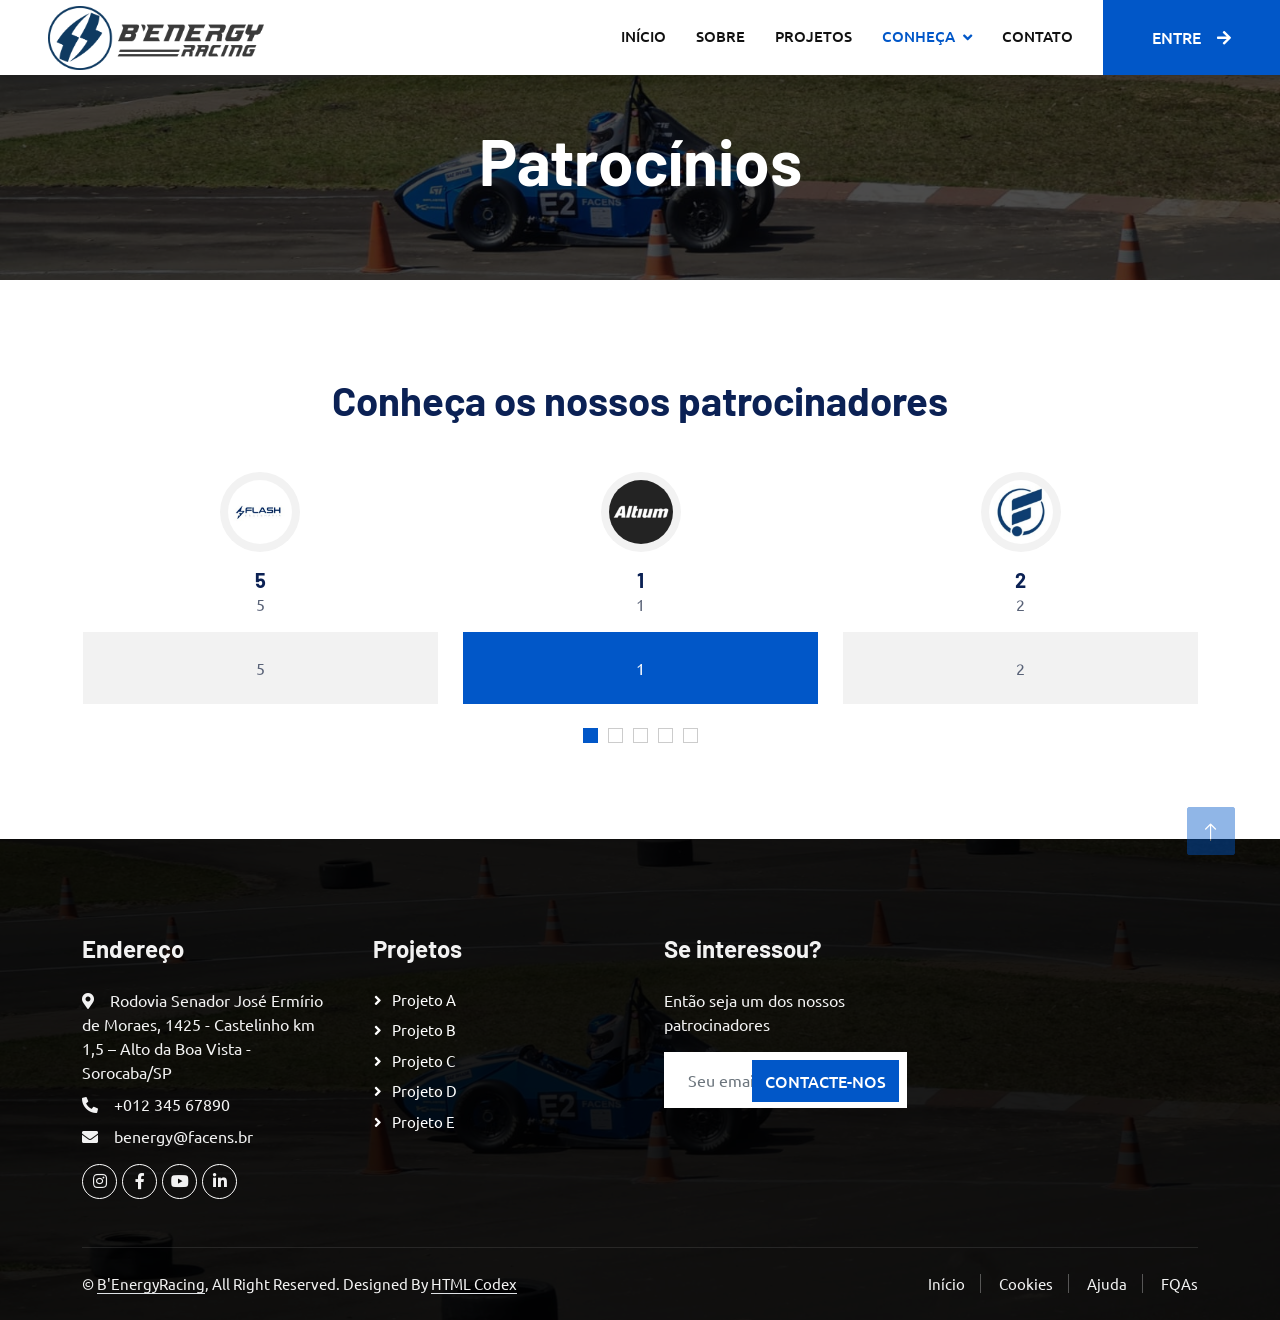
<file: testimonial.html>
<!DOCTYPE html>
<html lang="en">

<head>
    <meta charset="utf-8">
    <title>B'Energy Racing</title>
    <meta content="width=device-width, initial-scale=1.0" name="viewport">
    <meta content="" name="keywords">
    <meta content="" name="description">

    <!-- Favicon -->
    <link href="img/favicon.ico" rel="icon">

    <!-- Google Web Fonts -->
    <link rel="preconnect" href="https://fonts.googleapis.com">
    <link rel="preconnect" href="https://fonts.gstatic.com" crossorigin>
    <link href="https://fonts.googleapis.com/css2?family=Barlow:wght@600;700&family=Ubuntu:wght@400;500&display=swap" rel="stylesheet"> 

    <!-- Icon Font Stylesheet -->
    <link href="https://cdnjs.cloudflare.com/ajax/libs/font-awesome/5.10.0/css/all.min.css" rel="stylesheet">
    <link href="https://cdn.jsdelivr.net/npm/bootstrap-icons@1.4.1/font/bootstrap-icons.css" rel="stylesheet">

    <!-- Libraries Stylesheet -->
    <link href="lib/animate/animate.min.css" rel="stylesheet">
    <link href="lib/owlcarousel/assets/owl.carousel.min.css" rel="stylesheet">
    <link href="lib/tempusdominus/css/tempusdominus-bootstrap-4.min.css" rel="stylesheet" />

    <!-- Customized Bootstrap Stylesheet -->
    <link href="css/bootstrap.min.css" rel="stylesheet">

    <!-- Template Stylesheet -->
    <link href="css/style.css" rel="stylesheet">
</head>

<body>
    <!-- Spinner Start -->
    <div id="spinner" class="show bg-white position-fixed translate-middle w-100 vh-100 top-50 start-50 d-flex align-items-center justify-content-center">
        <div class="spinner-border text-primary" style="width: 3rem; height: 3rem;" role="status">
            <span class="sr-only">Loading...</span>
        </div>
    </div>
    <!-- Spinner End -->


    <!-- Topbar Start -->
    <!-- <div class="container-fluid bg-light p-0">
        <div class="row gx-0 d-none d-lg-flex">
            <div class="col-lg-7 px-5 text-start">
                <div class="h-100 d-inline-flex align-items-center py-3 me-4">
                    <small class="fa fa-map-marker-alt text-primary me-2"></small>
                    <small>123 Street, New York, USA</small>
                </div>
                <div class="h-100 d-inline-flex align-items-center py-3">
                    <small class="far fa-clock text-primary me-2"></small>
                    <small>Mon - Fri : 09.00 AM - 09.00 PM</small>
                </div>
            </div>
            <div class="col-lg-5 px-5 text-end">
                <div class="h-100 d-inline-flex align-items-center py-3 me-4">
                    <small class="fa fa-phone-alt text-primary me-2"></small>
                    <small>+012 345 6789</small>
                </div>
                <div class="h-100 d-inline-flex align-items-center">
                    <a class="btn btn-sm-square bg-white text-primary me-1" href=""><i class="fab fa-facebook-f"></i></a>
                    <a class="btn btn-sm-square bg-white text-primary me-1" href=""><i class="fab fa-twitter"></i></a>
                    <a class="btn btn-sm-square bg-white text-primary me-1" href=""><i class="fab fa-linkedin-in"></i></a>
                    <a class="btn btn-sm-square bg-white text-primary me-0" href=""><i class="fab fa-instagram"></i></a>
                </div>
            </div>
        </div>
    </div> -->
    <!-- Topbar End -->


    <!-- Navbar Start -->
    <nav class="navbar navbar-expand-lg bg-white navbar-light shadow sticky-top p-0">
        <a href="index.html" class="navbar-brand d-flex align-items-center px-4 px-lg-5">
            <!-- <h2 class="m-0 text-primary"><i class="fa fa-car me-3"></i>B'Energy Racing</h2> -->
            <img class="logo" src="img/layer1.png" />
        </a>
        <button type="button" class="navbar-toggler me-4" data-bs-toggle="collapse" data-bs-target="#navbarCollapse">
            <span class="navbar-toggler-icon"></span>
        </button>
        <div class="collapse navbar-collapse" id="navbarCollapse">
            <div class="navbar-nav ms-auto p-4 p-lg-0">
                <a href="index.html" class="nav-item nav-link">Início</a>
                <a href="about.html" class="nav-item nav-link">Sobre</a>
                <a href="service.html" class="nav-item nav-link">Projetos</a>
                <div class="nav-item dropdown">
                    <a href="#" class="nav-link dropdown-toggle active" data-bs-toggle="dropdown">Conheça</a>
                    <div class="dropdown-menu fade-up m-0">
                        <a href="booking.html" class="dropdown-item">Notícias</a>
                        <a href="team.html" class="dropdown-item">Equipe</a>
                        <a href="testimonial.html" class="dropdown-item active">Patrocínios</a>
                        <a href="404.html" class="dropdown-item">404 Page</a>
                    </div>
                </div>
                <a href="contact.html" class="nav-item nav-link">Contato</a>
            </div>
            <a href="" class="btn btn-primary py-4 px-lg-5 d-none d-lg-block">Entre<i class="fa fa-arrow-right ms-3"></i></a>
        </div>
    </nav>
    <!-- Navbar End -->


    <!-- Page Header Start -->
    <div class="container-fluid page-header mb-5 p-0" style="background-image: url(img/carousel-bg-1.jpg);">
        <div class="container-fluid page-header-inner py-5">
            <div class="container text-center">
                <h1 class="display-3 text-white mb-3 animated slideInDown">Patrocínios</h1>
                <nav aria-label="breadcrumb">
                    <ol class="breadcrumb justify-content-center text-uppercase">
                        <!-- <li class="breadcrumb-item"><a href="#">Início</a></li>
                        <li class="breadcrumb-item"><a href="#">Conheça</a></li>
                        <li class="breadcrumb-item text-white active" aria-current="page">Testimonial</li> -->
                    </ol>
                </nav>
            </div>
        </div>
    </div>
    <!-- Page Header End -->


    <!-- Testimonial Start -->
    <div class="container-xxl py-5 wow fadeInUp" data-wow-delay="0.1s">
        <div class="container">
            <div class="text-center">
                <!-- <h6 class="text-primary text-uppercase">// Patrocinadores //</h6> -->
                <h1 class="mb-5">Conheça os nossos patrocinadores</h1>
            </div>
            <div class="owl-carousel testimonial-carousel position-relative">
                <div class="testimonial-item text-center">
                    <img class="bg-light rounded-circle p-2 mx-auto mb-3" src="img/testimonial-1.jpg" style="width: 80px; height: 80px;">
                    <h5 class="mb-0">1</h5>
                    <p>1</p>
                    <div class="testimonial-text bg-light text-center p-4">
                    <p class="mb-0">1</p>
                    </div>
                </div>
                <div class="testimonial-item text-center">
                    <img class="bg-light rounded-circle p-2 mx-auto mb-3" src="img/testimonial-2.jpg" style="width: 80px; height: 80px;">
                    <h5 class="mb-0">2</h5>
                    <p>2</p>
                    <div class="testimonial-text bg-light text-center p-4">
                    <p class="mb-0">2</p>
                    </div>
                </div>
                <div class="testimonial-item text-center">
                    <img class="bg-light rounded-circle p-2 mx-auto mb-3" src="img/testimonial-3.jpg" style="width: 80px; height: 80px;">
                    <h5 class="mb-0"> 3</h5>
                    <p>3</p>
                    <div class="testimonial-text bg-light text-center p-4">
                    <p class="mb-0">3</p>
                    </div>
                </div>
                <div class="testimonial-item text-center">
                    <img class="bg-light rounded-circle p-2 mx-auto mb-3" src="img/testimonial-4.jpg" style="width: 80px; height: 80px;">
                    <h5 class="mb-0">4</h5>
                    <p>4</p>
                    <div class="testimonial-text bg-light text-center p-4">
                    <p class="mb-0">4</p>
                    </div>
                </div>
                <div class="testimonial-item text-center">
                    <img class="bg-light rounded-circle p-2 mx-auto mb-3" src="img/testimonial-5.jpg" style="width: 80px; height: 80px;">
                    <h5 class="mb-0">5</h5>
                    <p>5</p>
                    <div class="testimonial-text bg-light text-center p-4">
                    <p class="mb-0">5</p>
                    </div>
                </div>
                
            </div>
        </div>
    </div>
    <!-- Testimonial End -->
        

    <!-- Footer Start -->
    <div class="container-fluid bg-dark text-light footer pt-5 mt-5 wow fadeIn" data-wow-delay="0.1s">
        <div class="container py-5">
            <div class="row g-5">
                <div class="col-lg-3 col-md-6">
                    <h4 class="text-light mb-4">Endereço</h4>
                    <p class="mb-2"><i class="fa fa-map-marker-alt me-3"></i>Rodovia Senador José Ermírio de Moraes, 1425 - Castelinho km 1,5 – Alto da Boa Vista - Sorocaba/SP</p>
                    <p class="mb-2"><i class="fa fa-phone-alt me-3"></i>+012 345 67890</p>
                    <p class="mb-2"><i class="fa fa-envelope me-3"></i>benergy@facens.br</p>
                    <div class="d-flex pt-2">
                        <a class="btn btn-outline-light btn-social" href="https://www.instagram.com/benergyracing/"><i class="fab fa-instagram"></i></a>
                        <a class="btn btn-outline-light btn-social" href="https://www.facebook.com/BEnergyRacing/?locale=pt_BR"><i class="fab fa-facebook-f"></i></a>
                        <a class="btn btn-outline-light btn-social" href="https://www.youtube.com/channel/UC9jOWyjoEnVt5QTSdcgeMsw"><i class="fab fa-youtube"></i></a>
                        <a class="btn btn-outline-light btn-social" href="https://br.linkedin.com/company/benergyracing"><i class="fab fa-linkedin-in"></i></a>
                    </div>
                </div>
                <!-- <div class="col-lg-3 col-md-6">
                    <h4 class="text-light mb-4">Opening Hours</h4>
                    <h6 class="text-light">Monday - Friday:</h6>
                    <p class="mb-4">09.00 AM - 09.00 PM</p>
                    <h6 class="text-light">Saturday - Sunday:</h6>
                    <p class="mb-0">09.00 AM - 12.00 PM</p>
                </div> -->
                <div class="col-lg-3 col-md-6">
                    <h4 class="text-light mb-4">Projetos</h4>
                    <a class="btn btn-link" href="">Projeto A</a>
                    <a class="btn btn-link" href="">Projeto B</a>
                    <a class="btn btn-link" href="">Projeto C</a>
                    <a class="btn btn-link" href="">Projeto D</a>
                    <a class="btn btn-link" href="">Projeto E</a>
                </div>
                <div class="col-lg-3 col-md-6">
                    <h4 class="text-light mb-4">Se interessou?</h4>
                    <p>Então seja um dos nossos patrocinadores</p>
                    <div class="position-relative mx-auto" style="max-width: 400px;">
                        <input class="form-control border-0 w-100 py-3 ps-4 pe-5" type="text" placeholder="Seu email">
                        <button type="button" class="btn btn-primary py-2 position-absolute top-0 end-0 mt-2 me-2">Contacte-nos</button>
                    </div>
                </div>
            </div>
        </div>
        <div class="container">
            <div class="copyright">
                <div class="row">
                    <div class="col-md-6 text-center text-md-start mb-3 mb-md-0">
                        &copy; <a class="border-bottom" href="#">B'EnergyRacing</a>, All Right Reserved.

                        <!--/*** This template is free as long as you keep the footer author’s credit link/attribution link/backlink. If you'd like to use the template without the footer author’s credit link/attribution link/backlink, you can purchase the Credit Removal License from "https://htmlcodex.com/credit-removal". Thank you for your support. ***/-->
                        Designed By <a class="border-bottom" href="https://htmlcodex.com">HTML Codex</a>
                    </div>
                    <div class="col-md-6 text-center text-md-end">
                        <div class="footer-menu">
                            <a href="">Início</a>
                            <a href="">Cookies</a>
                            <a href="">Ajuda</a>
                            <a href="">FQAs</a>
                        </div>
                    </div>
                </div>
            </div>
        </div>
    </div>
    <!-- Footer End -->


    <!-- Back to Top -->
    <a href="#" class="btn btn-lg btn-primary btn-lg-square back-to-top"><i class="bi bi-arrow-up"></i></a>


    <!-- JavaScript Libraries -->
    <script src="https://code.jquery.com/jquery-3.4.1.min.js"></script>
    <script src="https://cdn.jsdelivr.net/npm/bootstrap@5.0.0/dist/js/bootstrap.bundle.min.js"></script>
    <script src="lib/wow/wow.min.js"></script>
    <script src="lib/easing/easing.min.js"></script>
    <script src="lib/waypoints/waypoints.min.js"></script>
    <script src="lib/counterup/counterup.min.js"></script>
    <script src="lib/owlcarousel/owl.carousel.min.js"></script>
    <script src="lib/tempusdominus/js/moment.min.js"></script>
    <script src="lib/tempusdominus/js/moment-timezone.min.js"></script>
    <script src="lib/tempusdominus/js/tempusdominus-bootstrap-4.min.js"></script>

    <!-- Template Javascript -->
    <script src="js/main.js"></script>
</body>

</html>
</file>
<file: css/style.css>
/********** Template CSS **********/
:root {
    --primary: #0157c8;
    --secondary: #0B2154;
    --light: #F2F2F2;
    --dark: #111111;
}

.bg-primary {
    background-color: var(--primary) !important;
}

.text-primary {
    color: #0157c8 !important;
}

.fw-medium {
    font-weight: 600 !important;
}

.back-to-top {
    position: fixed;
    display: none;
    right: 45px;
    bottom: 45px;
    z-index: 99;
}

.logo {
    height: 64px;
}


/*** Spinner ***/
#spinner {
    opacity: 0;
    visibility: hidden;
    transition: opacity .5s ease-out, visibility 0s linear .5s;
    z-index: 99999;
}

#spinner.show {
    transition: opacity .5s ease-out, visibility 0s linear 0s;
    visibility: visible;
    opacity: 1;
}


/*** Button ***/
.btn {
    font-weight: 500;
    text-transform: uppercase;
    transition: .5s;
}

.btn.btn-primary {
    color: #ffffff;
    background-color: #0157c8;
    border-color: #0157c8;
}

.btn.btn-secondary {
    color: #ffffff;
}

.btn-square {
    width: 38px;
    height: 38px;
}

.btn-sm-square {
    width: 32px;
    height: 32px;
}

.btn-lg-square {
    width: 48px;
    height: 48px;
}

.btn-square,
.btn-sm-square,
.btn-lg-square {
    padding: 0;
    display: flex;
    align-items: center;
    justify-content: center;
    font-weight: normal;
    border-radius: 2px;
}


/*** Navbar ***/
.navbar .dropdown-toggle::after {
    border: none;
    content: "\f107";
    font-family: "Font Awesome 5 Free";
    font-weight: 900;
    vertical-align: middle;
    margin-left: 8px;
}

.bg-azul {
    background-color: #010b22;
}

.nav-link {
    color: var(--primary);
}

.nav-link:hover {
    color: var(--primary);
}

.navbar-light .navbar-nav .nav-link {
    margin-right: 30px;
    padding: 25px 0;
    color: #FFFFFF;
    font-size: 15px;
    text-transform: uppercase;
    outline: none;
}

.navbar-light .navbar-nav .nav-link:hover,
.navbar-light .navbar-nav .nav-link.active {
    color: var(--primary);
}

@media (max-width: 991.98px) {
    .navbar-light .navbar-nav .nav-link  {
        margin-right: 0;
        padding: 10px 0;
    }

    .navbar-light .navbar-nav {
        border-top: 1px solid #EEEEEE;
    }
}

.navbar-light .navbar-brand,
.navbar-light a.btn {
    height: 75px;
}

.navbar-light .navbar-nav .nav-link {
    color: var(--dark);
    font-weight: 500;
}

.navbar-light.sticky-top {
    top: -100px;
    transition: .5s;
}

@media (min-width: 992px) {
    .navbar .nav-item .dropdown-menu {
        display: block;
        border: none;
        margin-top: 0;
        top: 150%;
        opacity: 0;
        visibility: hidden;
        transition: .5s;
    }

    .navbar .nav-item:hover .dropdown-menu {
        top: 100%;
        visibility: visible;
        transition: .5s;
        opacity: 1;
    }
}


/*** Header ***/
.carousel-caption {
    top: 0;
    left: 0;
    right: 0;
    bottom: 0;
    background: rgba(0, 0, 0, .7);
    z-index: 1;
}

.carousel-control-prev,
.carousel-control-next {
    width: 10%;
}

.carousel-control-prev-icon,
.carousel-control-next-icon {
    width: 3rem;
    height: 3rem;
}

@media (max-width: 768px) {
    #header-carousel .carousel-item {
        position: relative;
        min-height: 450px;
    }
    
    #header-carousel .carousel-item img {
        position: absolute;
        width: 100%;
        height: 100%;
        object-fit: cover;
    }
}

.page-header {
    background-position: center center;
    background-repeat: no-repeat;
    background-size: cover;
}

.page-header-inner {
    background: rgba(0, 0, 0, .7);
}

.breadcrumb-item + .breadcrumb-item::before {
    color: var(--light);
}


/*** Facts ***/
.fact {
    background: linear-gradient(rgba(0, 0, 0, .7), rgba(0, 0, 0, .7)), url(../img/carousel-bg-1.jpg);
    background-position: center center;
    background-repeat: no-repeat;
    background-size: cover;
}


/*** Service ***/
.service .nav .nav-link {
    background: var(--light);
    transition: .5s;
}

.service .nav .nav-link.active {
    background: var(--primary);
}

.service .nav .nav-link.active h4 {
    color: #FFFFFF !important;
}

/*** Booking ***/
.booking {
    background: linear-gradient(rgba(0, 0, 0, .7), rgba(0, 0, 0, .7)), url(../img/carousel-bg-2.jpg) center center no-repeat;
    background-size: cover;
}

.bootstrap-datetimepicker-widget.bottom {
    top: auto !important;
}

.bootstrap-datetimepicker-widget .table * {
    border-bottom-width: 0px;
}

.bootstrap-datetimepicker-widget .table th {
    font-weight: 500;
}

.bootstrap-datetimepicker-widget.dropdown-menu {
    padding: 10px;
    border-radius: 2px;
}

.bootstrap-datetimepicker-widget table td.active,
.bootstrap-datetimepicker-widget table td.active:hover {
    background: var(--primary);
}

.bootstrap-datetimepicker-widget table td.today::before {
    border-bottom-color: var(--primary);
}


/*** Team ***/
.team-item .team-overlay {
    display: flex;
    align-items: center;
    justify-content: center;
    background: var(--primary);
    transform: scale(0);
    transition: .5s;
}

.team-item:hover .team-overlay {
    transform: scale(1);
}

.team-item .team-overlay .btn {
    color: var(--primary);
    background: #FFFFFF;
}

.team-item .team-overlay .btn:hover {
    color: #FFFFFF;
    background: var(--secondary)
}


/*** Testimonial ***/
.testimonial-carousel .owl-item .testimonial-text,
.testimonial-carousel .owl-item.center .testimonial-text * {
    transition: .5s;
}

.testimonial-carousel .owl-item.center .testimonial-text {
    background: var(--primary) !important;
}

.testimonial-carousel .owl-item.center .testimonial-text * {
    color: #FFFFFF !important;
}

.testimonial-carousel .owl-dots {
    margin-top: 24px;
    display: flex;
    align-items: flex-end;
    justify-content: center;
}

.testimonial-carousel .owl-dot {
    position: relative;
    display: inline-block;
    margin: 0 5px;
    width: 15px;
    height: 15px;
    border: 1px solid #CCCCCC;
    transition: .5s;
}

.testimonial-carousel .owl-dot.active {
    background: var(--primary);
    border-color: var(--primary);
}


/*** Footer ***/
.footer {
    background: linear-gradient(rgba(0, 0, 0, .9), rgba(0, 0, 0, .9)), url(../img/carousel-bg-1.jpg) center center no-repeat;
    background-size: cover;
}

.footer .btn.btn-social {
    margin-right: 5px;
    width: 35px;
    height: 35px;
    display: flex;
    align-items: center;
    justify-content: center;
    color: var(--light);
    border: 1px solid #FFFFFF;
    border-radius: 35px;
    transition: .3s;
}

.footer .btn.btn-social:hover {
    color: var(--primary);
}

.footer .btn.btn-link {
    display: block;
    margin-bottom: 5px;
    padding: 0;
    text-align: left;
    color: #FFFFFF;
    font-size: 15px;
    font-weight: normal;
    text-transform: capitalize;
    transition: .3s;
}

.footer .btn.btn-link::before {
    position: relative;
    content: "\f105";
    font-family: "Font Awesome 5 Free";
    font-weight: 900;
    margin-right: 10px;
}

.footer .btn.btn-link:hover {
    letter-spacing: 1px;
    box-shadow: none;
}

.footer .copyright {
    padding: 25px 0;
    font-size: 15px;
    border-top: 1px solid rgba(256, 256, 256, .1);
}

.footer .copyright a {
    color: var(--light);
}

.footer .footer-menu a {
    margin-right: 15px;
    padding-right: 15px;
    border-right: 1px solid rgba(255, 255, 255, .3);
}

.footer .footer-menu a:last-child {
    margin-right: 0;
    padding-right: 0;
    border-right: none;
}
</file>
